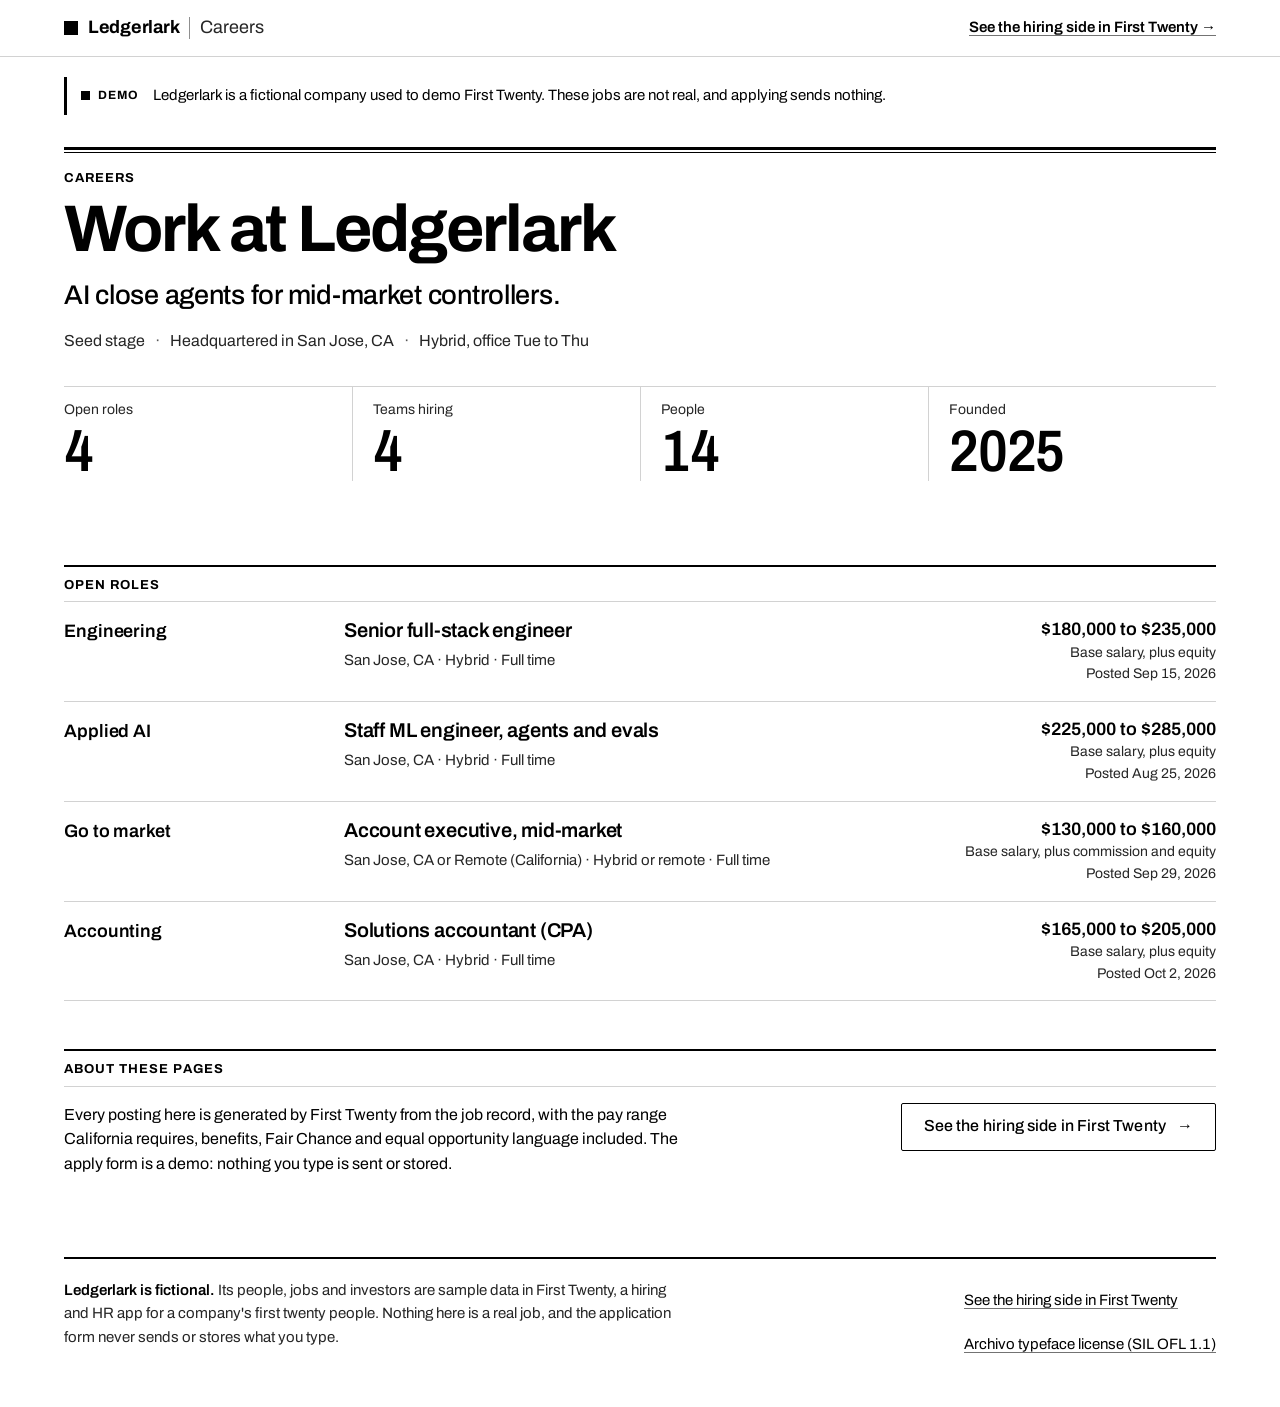
<file: careers/index.html>
<!doctype html>
<html lang="en">
<head>
<meta charset="utf-8">
<meta name="viewport" content="width=device-width, initial-scale=1">
<meta name="color-scheme" content="light dark">
<meta name="robots" content="noindex, nofollow">
<meta name="description" content="Open roles at Ledgerlark, a fictional company used to demo First Twenty.">
<title>Careers at Ledgerlark (demo)</title>
<link rel="icon" href="data:,">
<link rel="stylesheet" href="assets/careers.css">
</head>
<body>
<a class="skip" href="#main">Skip to main content</a>
<header class="masthead">
<div class="wrap masthead__bar">
<a class="brand" href="index.html"><span class="brand__mark" aria-hidden="true"></span><span class="brand__name">Ledgerlark</span><span class="brand__sub">Careers</span></a>
<nav class="masthead__nav" aria-label="Demo">
<a class="masthead__demo" href="../index.html#hiring.jobs">See the hiring side in First Twenty<span aria-hidden="true">&nbsp;→</span></a>
</nav>
</div>
</header>
<main id="main" tabindex="-1">
<div class="wrap">
<p class="fiction"><span class="fiction__tag">Demo</span><span>Ledgerlark is a fictional company used to demo First Twenty. These jobs are not real, and applying sends nothing.</span></p>
<div class="pagehead">
<p class="kicker">Careers</p>
<h1 class="pagehead__title">Work at Ledgerlark</h1>
<p class="lede">AI close agents for mid-market controllers.</p>
<ul class="facts-line"><li>Seed stage</li><li>Headquartered in San Jose, CA</li><li>Hybrid, office Tue to Thu</li></ul>
<dl class="figures">
<div><dt>Open roles</dt><dd>4</dd></div>
<div><dt>Teams hiring</dt><dd>4</dd></div>
<div><dt>People</dt><dd>14</dd></div>
<div><dt>Founded</dt><dd>2025</dd></div>
</dl>
</div>
<section class="section" aria-labelledby="roles-h">
<div class="section__head"><h2 class="label" id="roles-h">Open roles</h2></div>
<section class="team" aria-labelledby="team-d-eng">
<div class="team__head">
<h3 class="team__name" id="team-d-eng">Engineering</h3>
</div>
<ul class="roles">
<li class="role">
<div class="role__main">
<h4 class="role__title"><a class="role__link" href="jobs/senior-full-stack-engineer.html">Senior full-stack engineer</a></h4>
<p class="role__meta">San Jose, CA · Hybrid · Full time</p>
</div>
<div class="role__side">
<p class="role__pay"><span class="vh">Pay range: </span>$180,000 to $235,000</p>
<p class="role__note">Base salary, plus equity</p>
<p class="role__posted">Posted <time datetime="2026-09-15">Sep 15, 2026</time></p>
</div>
</li>
</ul>
</section>
<section class="team" aria-labelledby="team-d-ai">
<div class="team__head">
<h3 class="team__name" id="team-d-ai">Applied AI</h3>
</div>
<ul class="roles">
<li class="role">
<div class="role__main">
<h4 class="role__title"><a class="role__link" href="jobs/staff-ml-engineer-agents-and-evals.html">Staff ML engineer, agents and evals</a></h4>
<p class="role__meta">San Jose, CA · Hybrid · Full time</p>
</div>
<div class="role__side">
<p class="role__pay"><span class="vh">Pay range: </span>$225,000 to $285,000</p>
<p class="role__note">Base salary, plus equity</p>
<p class="role__posted">Posted <time datetime="2026-08-25">Aug 25, 2026</time></p>
</div>
</li>
</ul>
</section>
<section class="team" aria-labelledby="team-d-gtm">
<div class="team__head">
<h3 class="team__name" id="team-d-gtm">Go to market</h3>
</div>
<ul class="roles">
<li class="role">
<div class="role__main">
<h4 class="role__title"><a class="role__link" href="jobs/account-executive-mid-market.html">Account executive, mid-market</a></h4>
<p class="role__meta">San Jose, CA or Remote (California) · Hybrid or remote · Full time</p>
</div>
<div class="role__side">
<p class="role__pay"><span class="vh">Pay range: </span>$130,000 to $160,000</p>
<p class="role__note">Base salary, plus commission and equity</p>
<p class="role__posted">Posted <time datetime="2026-09-29">Sep 29, 2026</time></p>
</div>
</li>
</ul>
</section>
<section class="team" aria-labelledby="team-d-acct">
<div class="team__head">
<h3 class="team__name" id="team-d-acct">Accounting</h3>
</div>
<ul class="roles">
<li class="role">
<div class="role__main">
<h4 class="role__title"><a class="role__link" href="jobs/solutions-accountant-cpa.html">Solutions accountant (CPA)</a></h4>
<p class="role__meta">San Jose, CA · Hybrid · Full time</p>
</div>
<div class="role__side">
<p class="role__pay"><span class="vh">Pay range: </span>$165,000 to $205,000</p>
<p class="role__note">Base salary, plus equity</p>
<p class="role__posted">Posted <time datetime="2026-10-02">Oct 2, 2026</time></p>
</div>
</li>
</ul>
</section>
</section>
<section class="section about" aria-labelledby="about-h">
<div class="section__head"><h2 class="label" id="about-h">About these pages</h2></div>
<div class="about__grid">
<p class="about__text">Every posting here is generated by First Twenty from the job record, with the pay range California requires, benefits, Fair Chance and equal opportunity language included. The apply form is a demo: nothing you type is sent or stored.</p>
<p class="about__action"><a class="btn btn--secondary btn--lg" href="../index.html#hiring.jobs">See the hiring side in First Twenty<span aria-hidden="true">&nbsp;→</span></a></p>
</div>
</section>
</div>
</main>
<footer class="foot">
<div class="wrap">
<div class="foot__grid">
<p class="foot__note"><strong>Ledgerlark is fictional.</strong> Its people, jobs and investors are sample data in First Twenty, a hiring and HR app for a company's first twenty people. Nothing here is a real job, and the application form never sends or stores what you type.</p>
<ul class="foot__links">
<li><a href="../index.html#hiring.jobs">See the hiring side in First Twenty</a></li>
<li><a href="assets/LICENSE-Archivo.txt">Archivo typeface license (SIL OFL 1.1)</a></li>
</ul>
</div>
</div>
</footer>
</body>
</html>
</file>
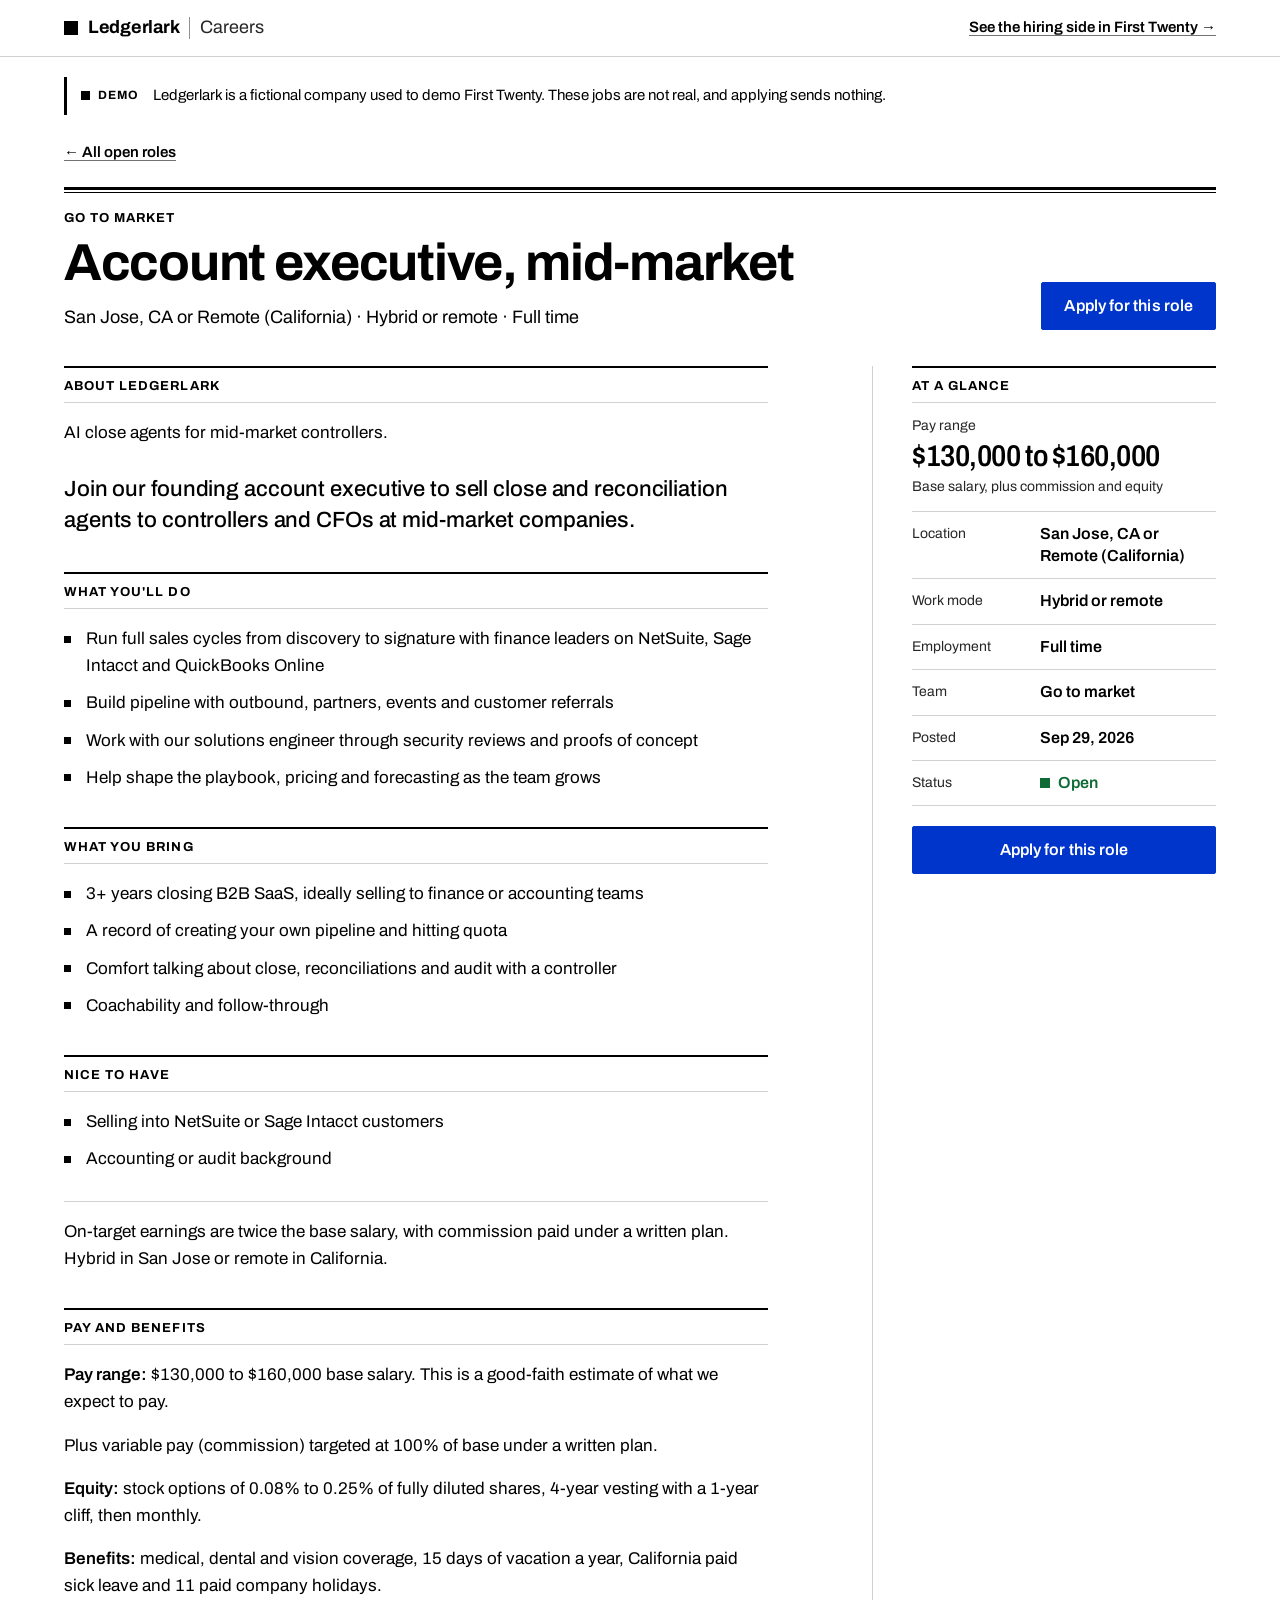
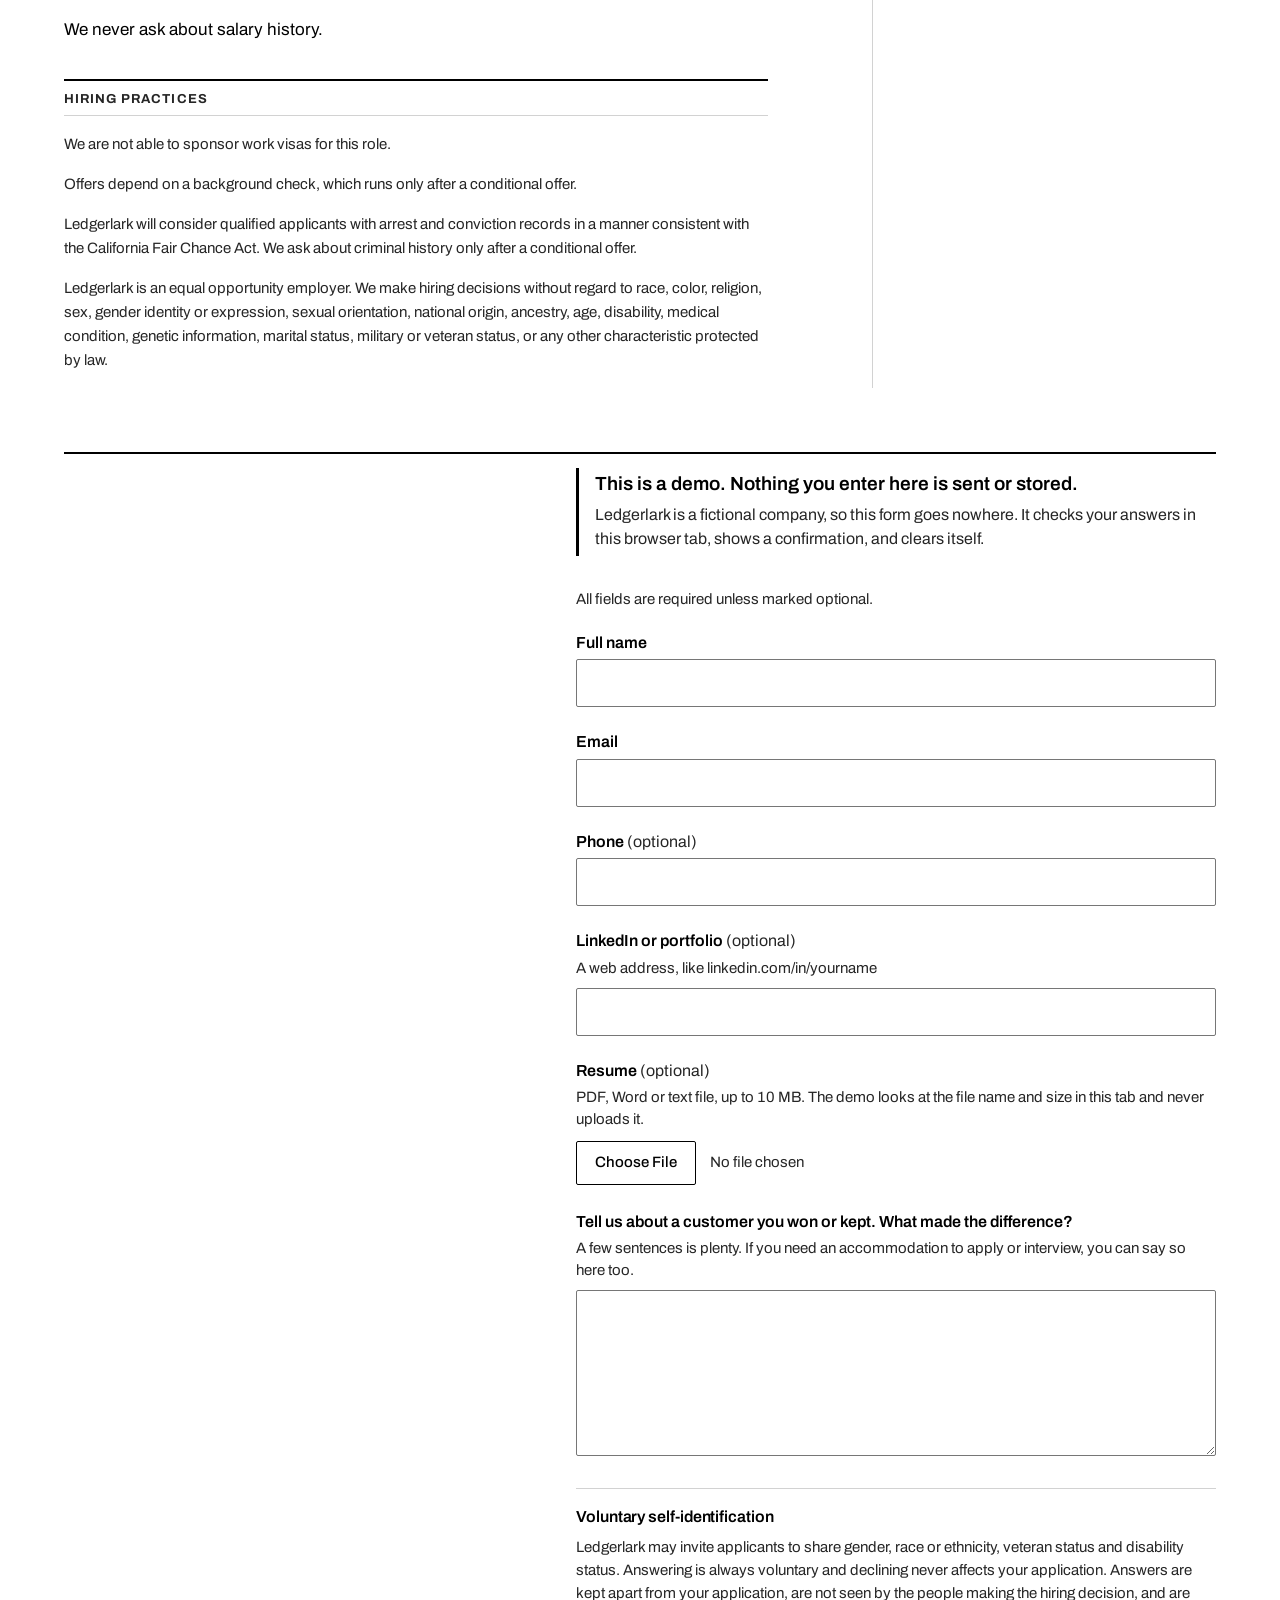
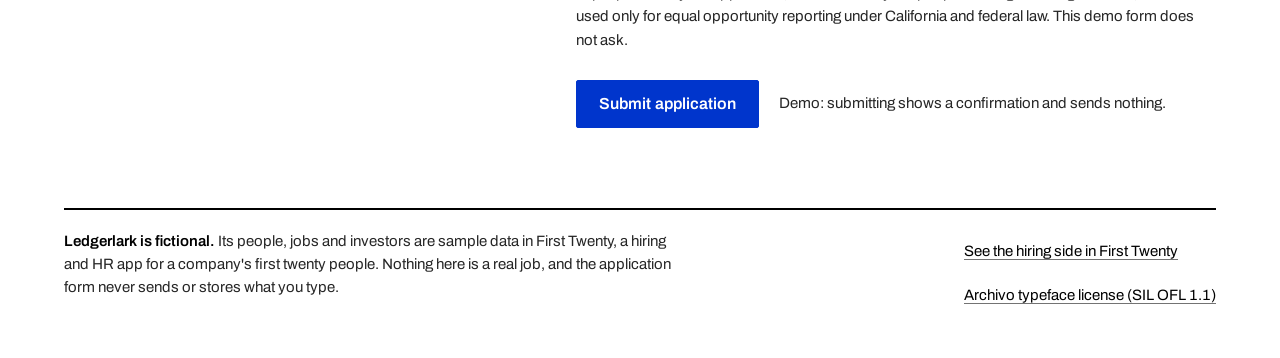
<file: careers/jobs/account-executive-mid-market.html>
<!doctype html>
<html lang="en">
<head>
<meta charset="utf-8">
<meta name="viewport" content="width=device-width, initial-scale=1">
<meta name="color-scheme" content="light dark">
<meta name="robots" content="noindex, nofollow">
<meta name="description" content="Account executive, mid-market, San Jose, CA or Remote (California). Pay range $130,000 to $160,000. Ledgerlark is a fictional company used to demo First Twenty.">
<title>Account executive, mid-market at Ledgerlark (demo careers)</title>
<link rel="icon" href="data:,">
<link rel="stylesheet" href="../assets/careers.css">
</head>
<body>
<a class="skip" href="#main">Skip to main content</a>
<header class="masthead">
<div class="wrap masthead__bar">
<a class="brand" href="../index.html"><span class="brand__mark" aria-hidden="true"></span><span class="brand__name">Ledgerlark</span><span class="brand__sub">Careers</span></a>
<nav class="masthead__nav" aria-label="Demo">
<a class="masthead__demo" href="../../index.html#job.j-ae">See the hiring side in First Twenty<span aria-hidden="true">&nbsp;→</span></a>
</nav>
</div>
</header>
<main id="main" tabindex="-1">
<div class="wrap">
<p class="fiction"><span class="fiction__tag">Demo</span><span>Ledgerlark is a fictional company used to demo First Twenty. These jobs are not real, and applying sends nothing.</span></p>
<p class="crumbs"><a class="back" href="../index.html"><span aria-hidden="true">←&nbsp;</span>All open roles</a></p>
<div class="pagehead pagehead--job">
<div class="pagehead__text">
<p class="kicker">Go to market</p>
<h1 class="pagehead__title" id="job-title">Account executive, mid-market</h1>
<p class="subtitle">San Jose, CA or Remote (California) · Hybrid or remote · Full time</p>
</div>
<a class="btn btn--primary btn--lg" href="#apply">Apply for this role</a>
</div>
<div class="job">
<aside class="facts" aria-labelledby="facts-h">
<div class="facts__inner">
<h2 class="label facts__h" id="facts-h">At a glance</h2>
<dl class="facts__list">
<div class="facts__pay"><dt>Pay range</dt><dd><span class="fig">$130,000 to $160,000</span><span class="facts__sub">Base salary, plus commission and equity</span></dd></div>
<div><dt>Location</dt><dd>San Jose, CA or Remote (California)</dd></div>
<div><dt>Work mode</dt><dd>Hybrid or remote</dd></div>
<div><dt>Employment</dt><dd>Full time</dd></div>
<div><dt>Team</dt><dd>Go to market</dd></div>
<div><dt>Posted</dt><dd><time datetime="2026-09-29">Sep 29, 2026</time></dd></div>
<div><dt>Status</dt><dd><span class="status status--good"><span class="status__mark" aria-hidden="true"></span>Open</span></dd></div>
</dl>
<p class="facts__apply"><a class="btn btn--primary btn--lg btn--block" href="#apply">Apply for this role</a></p>
</div>
</aside>
<article class="posting" aria-labelledby="job-title">
<section class="psec">
<h2 class="psec__h">About Ledgerlark</h2>
<p>AI close agents for mid-market controllers.</p>
</section>
<div class="pblock pblock--lead">
<p>Join our founding account executive to sell close and reconciliation agents to controllers and CFOs at mid-market companies.</p>
</div>
<section class="psec">
<h2 class="psec__h">What you'll do</h2>
<ul class="ticks">
<li>Run full sales cycles from discovery to signature with finance leaders on NetSuite, Sage Intacct and QuickBooks Online</li>
<li>Build pipeline with outbound, partners, events and customer referrals</li>
<li>Work with our solutions engineer through security reviews and proofs of concept</li>
<li>Help shape the playbook, pricing and forecasting as the team grows</li>
</ul>
</section>
<section class="psec">
<h2 class="psec__h">What you bring</h2>
<ul class="ticks">
<li>3+ years closing B2B SaaS, ideally selling to finance or accounting teams</li>
<li>A record of creating your own pipeline and hitting quota</li>
<li>Comfort talking about close, reconciliations and audit with a controller</li>
<li>Coachability and follow-through</li>
</ul>
</section>
<section class="psec">
<h2 class="psec__h">Nice to have</h2>
<ul class="ticks">
<li>Selling into NetSuite or Sage Intacct customers</li>
<li>Accounting or audit background</li>
</ul>
</section>
<div class="pblock pblock--after">
<p>On-target earnings are twice the base salary, with commission paid under a written plan. Hybrid in San Jose or remote in California.</p>
</div>
<section class="psec">
<h2 class="psec__h">Pay and benefits</h2>
<p><strong>Pay range:</strong> $130,000 to $160,000 base salary. This is a good-faith estimate of what we expect to pay.</p>
<p>Plus variable pay (commission) targeted at 100% of base under a written plan.</p>
<p><strong>Equity:</strong> stock options of 0.08% to 0.25% of fully diluted shares, 4-year vesting with a 1-year cliff, then monthly.</p>
<p><strong>Benefits:</strong> medical, dental and vision coverage, 15 days of vacation a year, California paid sick leave and 11 paid company holidays.</p>
<p>We never ask about salary history.</p>
</section>
<section class="psec psec--fine">
<h2 class="psec__h">Hiring practices</h2>
<p>We are not able to sponsor work visas for this role.</p>
<p>Offers depend on a background check, which runs only after a conditional offer.</p>
<p>Ledgerlark will consider qualified applicants with arrest and conviction records in a manner consistent with the California Fair Chance Act. We ask about criminal history only after a conditional offer.</p>
<p>Ledgerlark is an equal opportunity employer. We make hiring decisions without regard to race, color, religion, sex, gender identity or expression, sexual orientation, national origin, ancestry, age, disability, medical condition, genetic information, marital status, military or veteran status, or any other characteristic protected by law.</p>
</section>
</article>
</div>
<section class="apply" id="apply" aria-labelledby="apply-h">
<div class="apply__grid">
<div class="apply__intro">
<div class="apply__sticky">
<h2 class="apply__h" id="apply-h"><span class="label">Apply</span><span class="vh"> for </span><span class="apply__title">Account executive, mid-market</span></h2>
<p class="apply__meta">San Jose, CA or Remote (California) · Hybrid or remote · Full time</p>
<p class="apply__pay"><span class="vh">Pay range: </span><span class="fig">$130,000 to $160,000</span><span class="facts__sub">Base salary, plus commission and equity</span></p>
</div>
</div>
<div class="apply__body">
<div class="demo-note" id="apply-demo" role="note">
<p class="demo-note__lead">This is a demo. Nothing you enter here is sent or stored.</p>
<p>Ledgerlark is a fictional company, so this form goes nowhere. It checks your answers in this browser tab, shows a confirmation, and clears itself.</p>
</div>
<form class="form" id="apply-form" method="dialog" novalidate aria-describedby="apply-demo">
<div class="errors" id="apply-errors" role="group" aria-labelledby="apply-errors-h" tabindex="-1" hidden>
<h3 class="errors__title" id="apply-errors-h"></h3>
<ul class="errors__list"></ul>
</div>
<p class="form__req">All fields are required unless marked optional.</p>
<div class="field">
<label class="field__label" for="f-name">Full name</label>
<input class="input" id="f-name" name="name" type="text" autocomplete="name" required aria-describedby="f-name-error">
<p class="field__error" id="f-name-error" hidden></p>
</div>
<div class="field">
<label class="field__label" for="f-email">Email</label>
<input class="input" id="f-email" name="email" type="email" autocomplete="email" inputmode="email" required aria-describedby="f-email-error">
<p class="field__error" id="f-email-error" hidden></p>
</div>
<div class="field">
<label class="field__label" for="f-phone">Phone <span class="opt">(optional)</span></label>
<input class="input" id="f-phone" name="phone" type="tel" autocomplete="tel" inputmode="tel" aria-describedby="f-phone-error">
<p class="field__error" id="f-phone-error" hidden></p>
</div>
<div class="field">
<label class="field__label" for="f-link">LinkedIn or portfolio <span class="opt">(optional)</span></label>
<p class="field__hint" id="f-link-hint">A web address, like linkedin.com/in/yourname</p>
<input class="input" id="f-link" name="link" type="url" autocomplete="url" inputmode="url" aria-describedby="f-link-hint f-link-error">
<p class="field__error" id="f-link-error" hidden></p>
</div>
<div class="field">
<label class="field__label" for="f-resume">Resume <span class="opt">(optional)</span></label>
<p class="field__hint" id="f-resume-hint">PDF, Word or text file, up to 10 MB. The demo looks at the file name and size in this tab and never uploads it.</p>
<input class="file" id="f-resume" name="resume" type="file" accept=".pdf,.doc,.docx,.txt,.rtf,.odt" aria-describedby="f-resume-hint f-resume-error">
<p class="field__error" id="f-resume-error" hidden></p>
</div>
<div class="field">
<label class="field__label" for="f-answer">Tell us about a customer you won or kept. What made the difference?</label>
<p class="field__hint" id="f-answer-hint">A few sentences is plenty. If you need an accommodation to apply or interview, you can say so here too.</p>
<textarea class="input textarea" id="f-answer" name="answer" rows="6" maxlength="2000" required aria-describedby="f-answer-hint f-answer-error"></textarea>
<p class="field__error" id="f-answer-error" hidden></p>
</div>
<div class="selfid" role="note" aria-labelledby="selfid-h">
<h3 class="selfid__h" id="selfid-h">Voluntary self-identification</h3>
<p>Ledgerlark may invite applicants to share gender, race or ethnicity, veteran status and disability status. Answering is always voluntary and declining never affects your application. Answers are kept apart from your application, are not seen by the people making the hiring decision, and are used only for equal opportunity reporting under California and federal law. This demo form does not ask.</p>
</div>
<div class="form__actions">
<button class="btn btn--primary btn--lg" type="submit">Submit application</button>
<p class="form__fine">Demo: submitting shows a confirmation and sends nothing.</p>
</div>
<noscript><p class="form__fine">This demo form needs JavaScript to check your answers. Without it the button does nothing, and nothing is ever sent.</p></noscript>
</form>
<div class="done" id="apply-done" hidden>
<p class="status status--good done__status"><span class="status__mark" aria-hidden="true"></span>Demo complete</p>
<h3 class="done__title" id="apply-done-h" tabindex="-1">Nothing was sent or stored</h3>
<p id="apply-done-thanks">Thanks for trying the demo.</p>
<p>Ledgerlark is a fictional company used to demo First Twenty, so your application did not go to anyone. What you typed never left this browser tab, and the form has been cleared.</p>
<p>In a real First Twenty workspace, an application like this lands in the hiring team's pipeline for the job.</p>
<div class="done__actions">
<a class="btn btn--secondary btn--lg" href="../../index.html#job.j-ae">See this job's pipeline in First Twenty</a>
<button class="btn btn--ghost btn--lg" type="button" id="apply-again">Start over</button>
</div>
</div>
</div>
</div>
</section>
</div>
</main>
<footer class="foot">
<div class="wrap">
<div class="foot__grid">
<p class="foot__note"><strong>Ledgerlark is fictional.</strong> Its people, jobs and investors are sample data in First Twenty, a hiring and HR app for a company's first twenty people. Nothing here is a real job, and the application form never sends or stores what you type.</p>
<ul class="foot__links">
<li><a href="../../index.html#hiring.jobs">See the hiring side in First Twenty</a></li>
<li><a href="../assets/LICENSE-Archivo.txt">Archivo typeface license (SIL OFL 1.1)</a></li>
</ul>
</div>
</div>
</footer>
<script src="../assets/apply.js" defer></script>
</body>
</html>
</file>
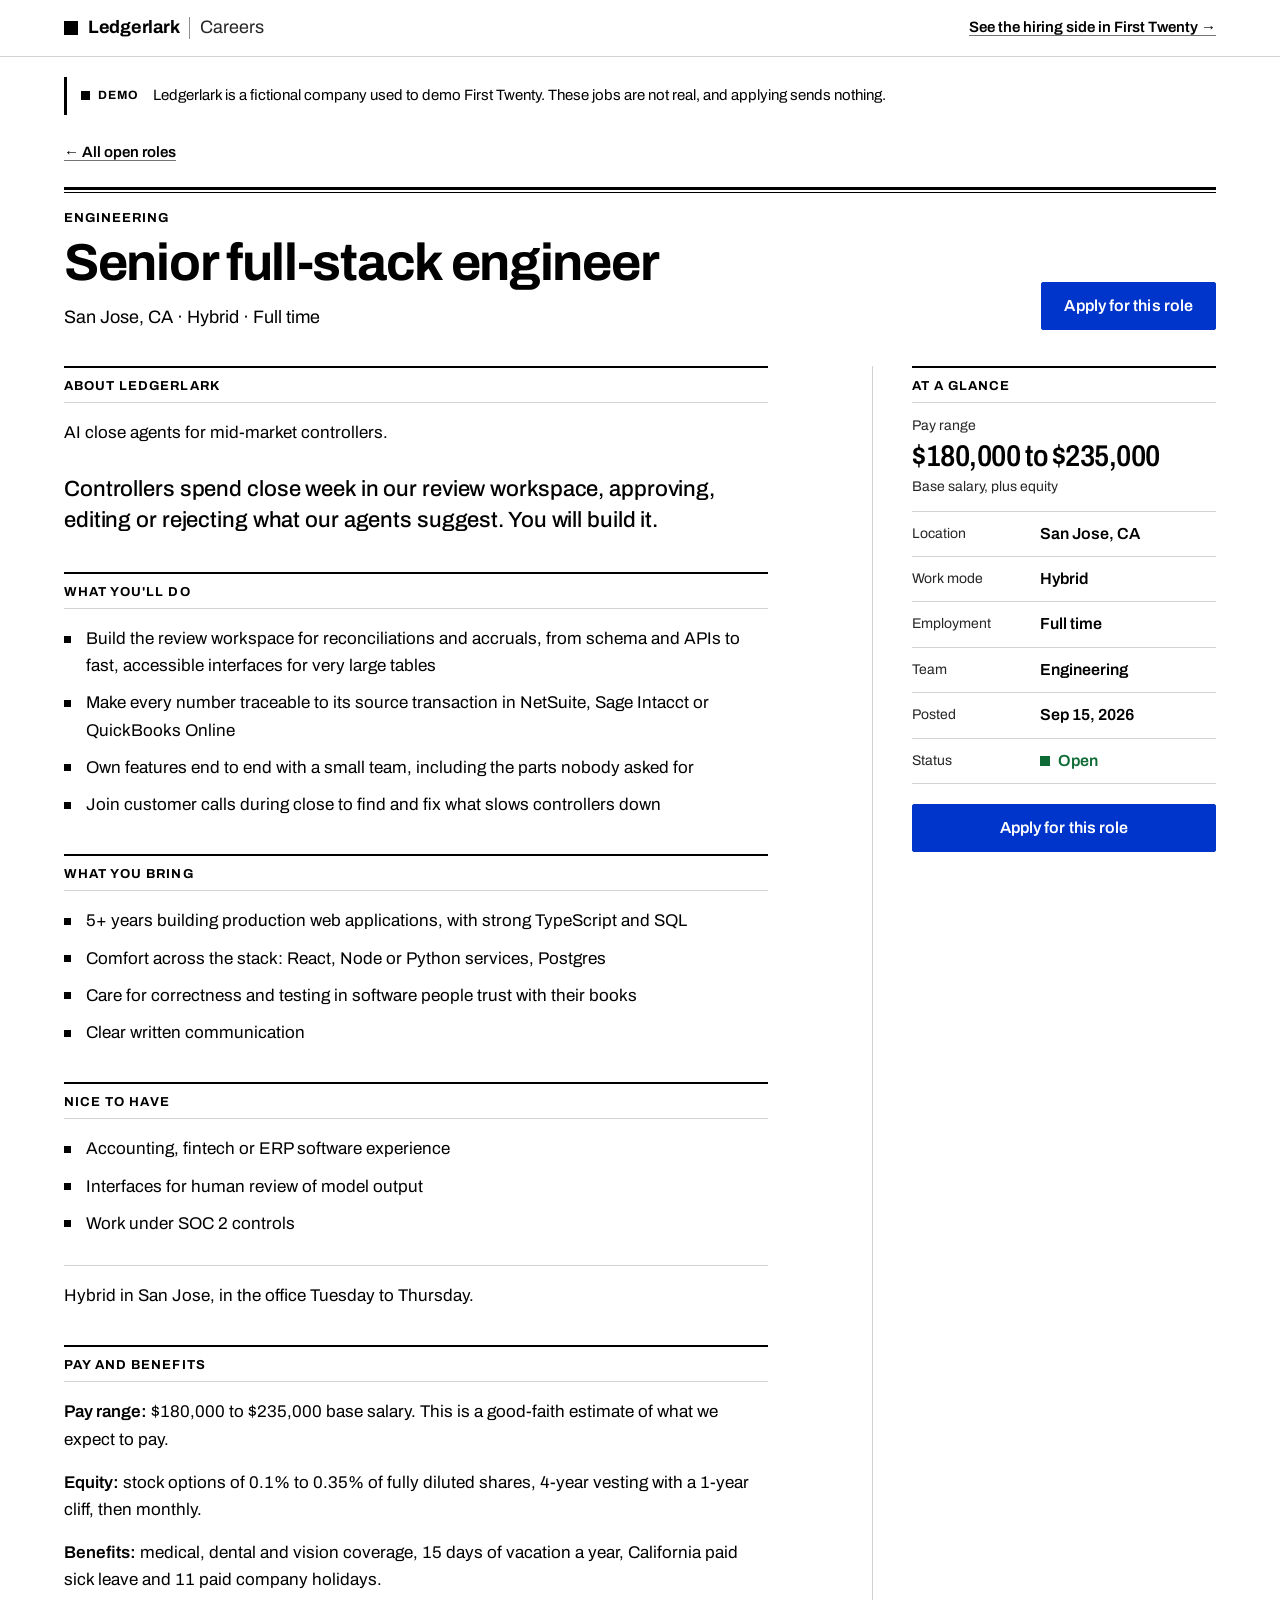
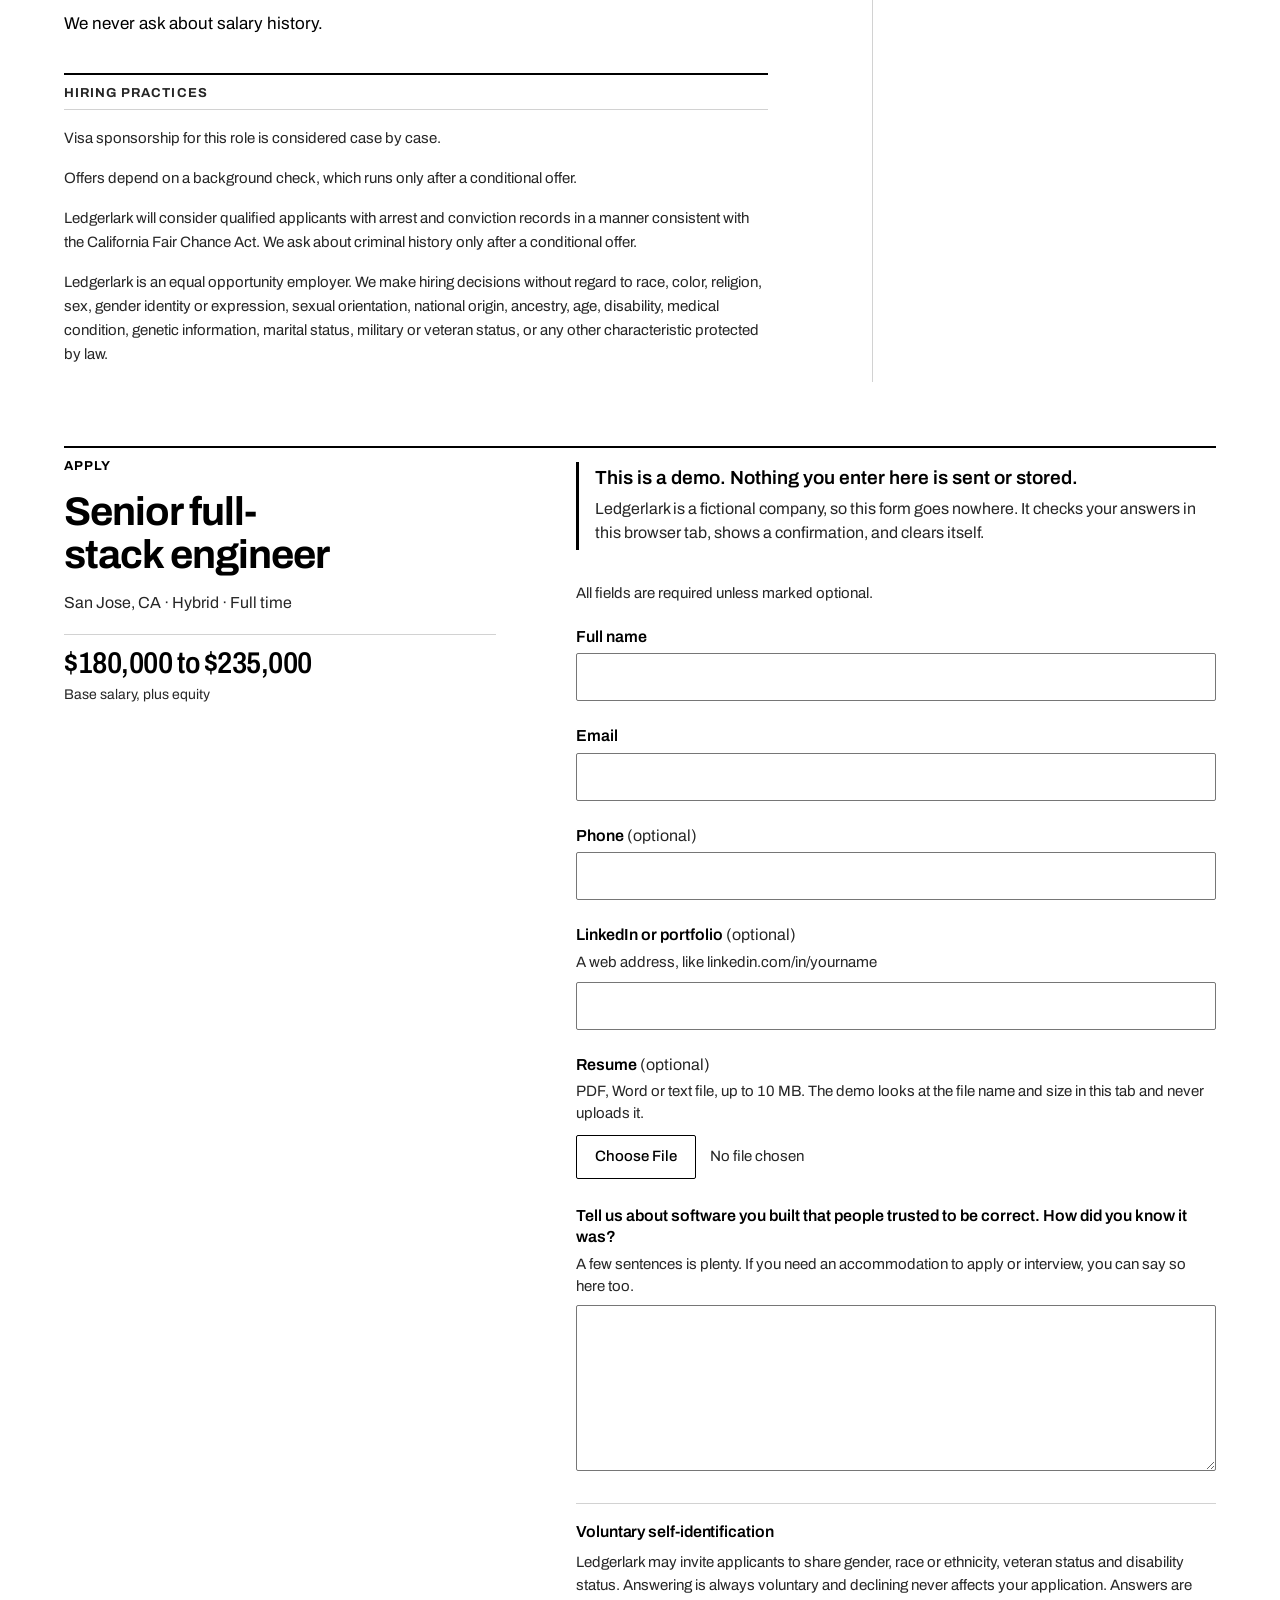
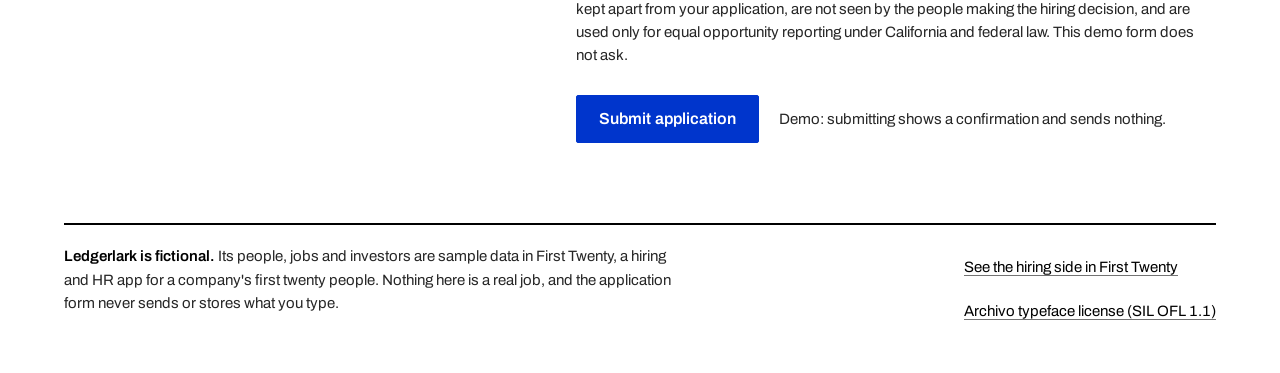
<file: careers/jobs/senior-full-stack-engineer.html>
<!doctype html>
<html lang="en">
<head>
<meta charset="utf-8">
<meta name="viewport" content="width=device-width, initial-scale=1">
<meta name="color-scheme" content="light dark">
<meta name="robots" content="noindex, nofollow">
<meta name="description" content="Senior full-stack engineer, San Jose, CA. Pay range $180,000 to $235,000. Ledgerlark is a fictional company used to demo First Twenty.">
<title>Senior full-stack engineer at Ledgerlark (demo careers)</title>
<link rel="icon" href="data:,">
<link rel="stylesheet" href="../assets/careers.css">
</head>
<body>
<a class="skip" href="#main">Skip to main content</a>
<header class="masthead">
<div class="wrap masthead__bar">
<a class="brand" href="../index.html"><span class="brand__mark" aria-hidden="true"></span><span class="brand__name">Ledgerlark</span><span class="brand__sub">Careers</span></a>
<nav class="masthead__nav" aria-label="Demo">
<a class="masthead__demo" href="../../index.html#job.j-fullstack">See the hiring side in First Twenty<span aria-hidden="true">&nbsp;→</span></a>
</nav>
</div>
</header>
<main id="main" tabindex="-1">
<div class="wrap">
<p class="fiction"><span class="fiction__tag">Demo</span><span>Ledgerlark is a fictional company used to demo First Twenty. These jobs are not real, and applying sends nothing.</span></p>
<p class="crumbs"><a class="back" href="../index.html"><span aria-hidden="true">←&nbsp;</span>All open roles</a></p>
<div class="pagehead pagehead--job">
<div class="pagehead__text">
<p class="kicker">Engineering</p>
<h1 class="pagehead__title" id="job-title">Senior full-stack engineer</h1>
<p class="subtitle">San Jose, CA · Hybrid · Full time</p>
</div>
<a class="btn btn--primary btn--lg" href="#apply">Apply for this role</a>
</div>
<div class="job">
<aside class="facts" aria-labelledby="facts-h">
<div class="facts__inner">
<h2 class="label facts__h" id="facts-h">At a glance</h2>
<dl class="facts__list">
<div class="facts__pay"><dt>Pay range</dt><dd><span class="fig">$180,000 to $235,000</span><span class="facts__sub">Base salary, plus equity</span></dd></div>
<div><dt>Location</dt><dd>San Jose, CA</dd></div>
<div><dt>Work mode</dt><dd>Hybrid</dd></div>
<div><dt>Employment</dt><dd>Full time</dd></div>
<div><dt>Team</dt><dd>Engineering</dd></div>
<div><dt>Posted</dt><dd><time datetime="2026-09-15">Sep 15, 2026</time></dd></div>
<div><dt>Status</dt><dd><span class="status status--good"><span class="status__mark" aria-hidden="true"></span>Open</span></dd></div>
</dl>
<p class="facts__apply"><a class="btn btn--primary btn--lg btn--block" href="#apply">Apply for this role</a></p>
</div>
</aside>
<article class="posting" aria-labelledby="job-title">
<section class="psec">
<h2 class="psec__h">About Ledgerlark</h2>
<p>AI close agents for mid-market controllers.</p>
</section>
<div class="pblock pblock--lead">
<p>Controllers spend close week in our review workspace, approving, editing or rejecting what our agents suggest. You will build it.</p>
</div>
<section class="psec">
<h2 class="psec__h">What you'll do</h2>
<ul class="ticks">
<li>Build the review workspace for reconciliations and accruals, from schema and APIs to fast, accessible interfaces for very large tables</li>
<li>Make every number traceable to its source transaction in NetSuite, Sage Intacct or QuickBooks Online</li>
<li>Own features end to end with a small team, including the parts nobody asked for</li>
<li>Join customer calls during close to find and fix what slows controllers down</li>
</ul>
</section>
<section class="psec">
<h2 class="psec__h">What you bring</h2>
<ul class="ticks">
<li>5+ years building production web applications, with strong TypeScript and SQL</li>
<li>Comfort across the stack: React, Node or Python services, Postgres</li>
<li>Care for correctness and testing in software people trust with their books</li>
<li>Clear written communication</li>
</ul>
</section>
<section class="psec">
<h2 class="psec__h">Nice to have</h2>
<ul class="ticks">
<li>Accounting, fintech or ERP software experience</li>
<li>Interfaces for human review of model output</li>
<li>Work under SOC 2 controls</li>
</ul>
</section>
<div class="pblock pblock--after">
<p>Hybrid in San Jose, in the office Tuesday to Thursday.</p>
</div>
<section class="psec">
<h2 class="psec__h">Pay and benefits</h2>
<p><strong>Pay range:</strong> $180,000 to $235,000 base salary. This is a good-faith estimate of what we expect to pay.</p>
<p><strong>Equity:</strong> stock options of 0.1% to 0.35% of fully diluted shares, 4-year vesting with a 1-year cliff, then monthly.</p>
<p><strong>Benefits:</strong> medical, dental and vision coverage, 15 days of vacation a year, California paid sick leave and 11 paid company holidays.</p>
<p>We never ask about salary history.</p>
</section>
<section class="psec psec--fine">
<h2 class="psec__h">Hiring practices</h2>
<p>Visa sponsorship for this role is considered case by case.</p>
<p>Offers depend on a background check, which runs only after a conditional offer.</p>
<p>Ledgerlark will consider qualified applicants with arrest and conviction records in a manner consistent with the California Fair Chance Act. We ask about criminal history only after a conditional offer.</p>
<p>Ledgerlark is an equal opportunity employer. We make hiring decisions without regard to race, color, religion, sex, gender identity or expression, sexual orientation, national origin, ancestry, age, disability, medical condition, genetic information, marital status, military or veteran status, or any other characteristic protected by law.</p>
</section>
</article>
</div>
<section class="apply" id="apply" aria-labelledby="apply-h">
<div class="apply__grid">
<div class="apply__intro">
<div class="apply__sticky">
<h2 class="apply__h" id="apply-h"><span class="label">Apply</span><span class="vh"> for </span><span class="apply__title">Senior full-stack engineer</span></h2>
<p class="apply__meta">San Jose, CA · Hybrid · Full time</p>
<p class="apply__pay"><span class="vh">Pay range: </span><span class="fig">$180,000 to $235,000</span><span class="facts__sub">Base salary, plus equity</span></p>
</div>
</div>
<div class="apply__body">
<div class="demo-note" id="apply-demo" role="note">
<p class="demo-note__lead">This is a demo. Nothing you enter here is sent or stored.</p>
<p>Ledgerlark is a fictional company, so this form goes nowhere. It checks your answers in this browser tab, shows a confirmation, and clears itself.</p>
</div>
<form class="form" id="apply-form" method="dialog" novalidate aria-describedby="apply-demo">
<div class="errors" id="apply-errors" role="group" aria-labelledby="apply-errors-h" tabindex="-1" hidden>
<h3 class="errors__title" id="apply-errors-h"></h3>
<ul class="errors__list"></ul>
</div>
<p class="form__req">All fields are required unless marked optional.</p>
<div class="field">
<label class="field__label" for="f-name">Full name</label>
<input class="input" id="f-name" name="name" type="text" autocomplete="name" required aria-describedby="f-name-error">
<p class="field__error" id="f-name-error" hidden></p>
</div>
<div class="field">
<label class="field__label" for="f-email">Email</label>
<input class="input" id="f-email" name="email" type="email" autocomplete="email" inputmode="email" required aria-describedby="f-email-error">
<p class="field__error" id="f-email-error" hidden></p>
</div>
<div class="field">
<label class="field__label" for="f-phone">Phone <span class="opt">(optional)</span></label>
<input class="input" id="f-phone" name="phone" type="tel" autocomplete="tel" inputmode="tel" aria-describedby="f-phone-error">
<p class="field__error" id="f-phone-error" hidden></p>
</div>
<div class="field">
<label class="field__label" for="f-link">LinkedIn or portfolio <span class="opt">(optional)</span></label>
<p class="field__hint" id="f-link-hint">A web address, like linkedin.com/in/yourname</p>
<input class="input" id="f-link" name="link" type="url" autocomplete="url" inputmode="url" aria-describedby="f-link-hint f-link-error">
<p class="field__error" id="f-link-error" hidden></p>
</div>
<div class="field">
<label class="field__label" for="f-resume">Resume <span class="opt">(optional)</span></label>
<p class="field__hint" id="f-resume-hint">PDF, Word or text file, up to 10 MB. The demo looks at the file name and size in this tab and never uploads it.</p>
<input class="file" id="f-resume" name="resume" type="file" accept=".pdf,.doc,.docx,.txt,.rtf,.odt" aria-describedby="f-resume-hint f-resume-error">
<p class="field__error" id="f-resume-error" hidden></p>
</div>
<div class="field">
<label class="field__label" for="f-answer">Tell us about software you built that people trusted to be correct. How did you know it was?</label>
<p class="field__hint" id="f-answer-hint">A few sentences is plenty. If you need an accommodation to apply or interview, you can say so here too.</p>
<textarea class="input textarea" id="f-answer" name="answer" rows="6" maxlength="2000" required aria-describedby="f-answer-hint f-answer-error"></textarea>
<p class="field__error" id="f-answer-error" hidden></p>
</div>
<div class="selfid" role="note" aria-labelledby="selfid-h">
<h3 class="selfid__h" id="selfid-h">Voluntary self-identification</h3>
<p>Ledgerlark may invite applicants to share gender, race or ethnicity, veteran status and disability status. Answering is always voluntary and declining never affects your application. Answers are kept apart from your application, are not seen by the people making the hiring decision, and are used only for equal opportunity reporting under California and federal law. This demo form does not ask.</p>
</div>
<div class="form__actions">
<button class="btn btn--primary btn--lg" type="submit">Submit application</button>
<p class="form__fine">Demo: submitting shows a confirmation and sends nothing.</p>
</div>
<noscript><p class="form__fine">This demo form needs JavaScript to check your answers. Without it the button does nothing, and nothing is ever sent.</p></noscript>
</form>
<div class="done" id="apply-done" hidden>
<p class="status status--good done__status"><span class="status__mark" aria-hidden="true"></span>Demo complete</p>
<h3 class="done__title" id="apply-done-h" tabindex="-1">Nothing was sent or stored</h3>
<p id="apply-done-thanks">Thanks for trying the demo.</p>
<p>Ledgerlark is a fictional company used to demo First Twenty, so your application did not go to anyone. What you typed never left this browser tab, and the form has been cleared.</p>
<p>In a real First Twenty workspace, an application like this lands in the hiring team's pipeline for the job.</p>
<div class="done__actions">
<a class="btn btn--secondary btn--lg" href="../../index.html#job.j-fullstack">See this job's pipeline in First Twenty</a>
<button class="btn btn--ghost btn--lg" type="button" id="apply-again">Start over</button>
</div>
</div>
</div>
</div>
</section>
</div>
</main>
<footer class="foot">
<div class="wrap">
<div class="foot__grid">
<p class="foot__note"><strong>Ledgerlark is fictional.</strong> Its people, jobs and investors are sample data in First Twenty, a hiring and HR app for a company's first twenty people. Nothing here is a real job, and the application form never sends or stores what you type.</p>
<ul class="foot__links">
<li><a href="../../index.html#hiring.jobs">See the hiring side in First Twenty</a></li>
<li><a href="../assets/LICENSE-Archivo.txt">Archivo typeface license (SIL OFL 1.1)</a></li>
</ul>
</div>
</div>
</footer>
<script src="../assets/apply.js" defer></script>
</body>
</html>
</file>
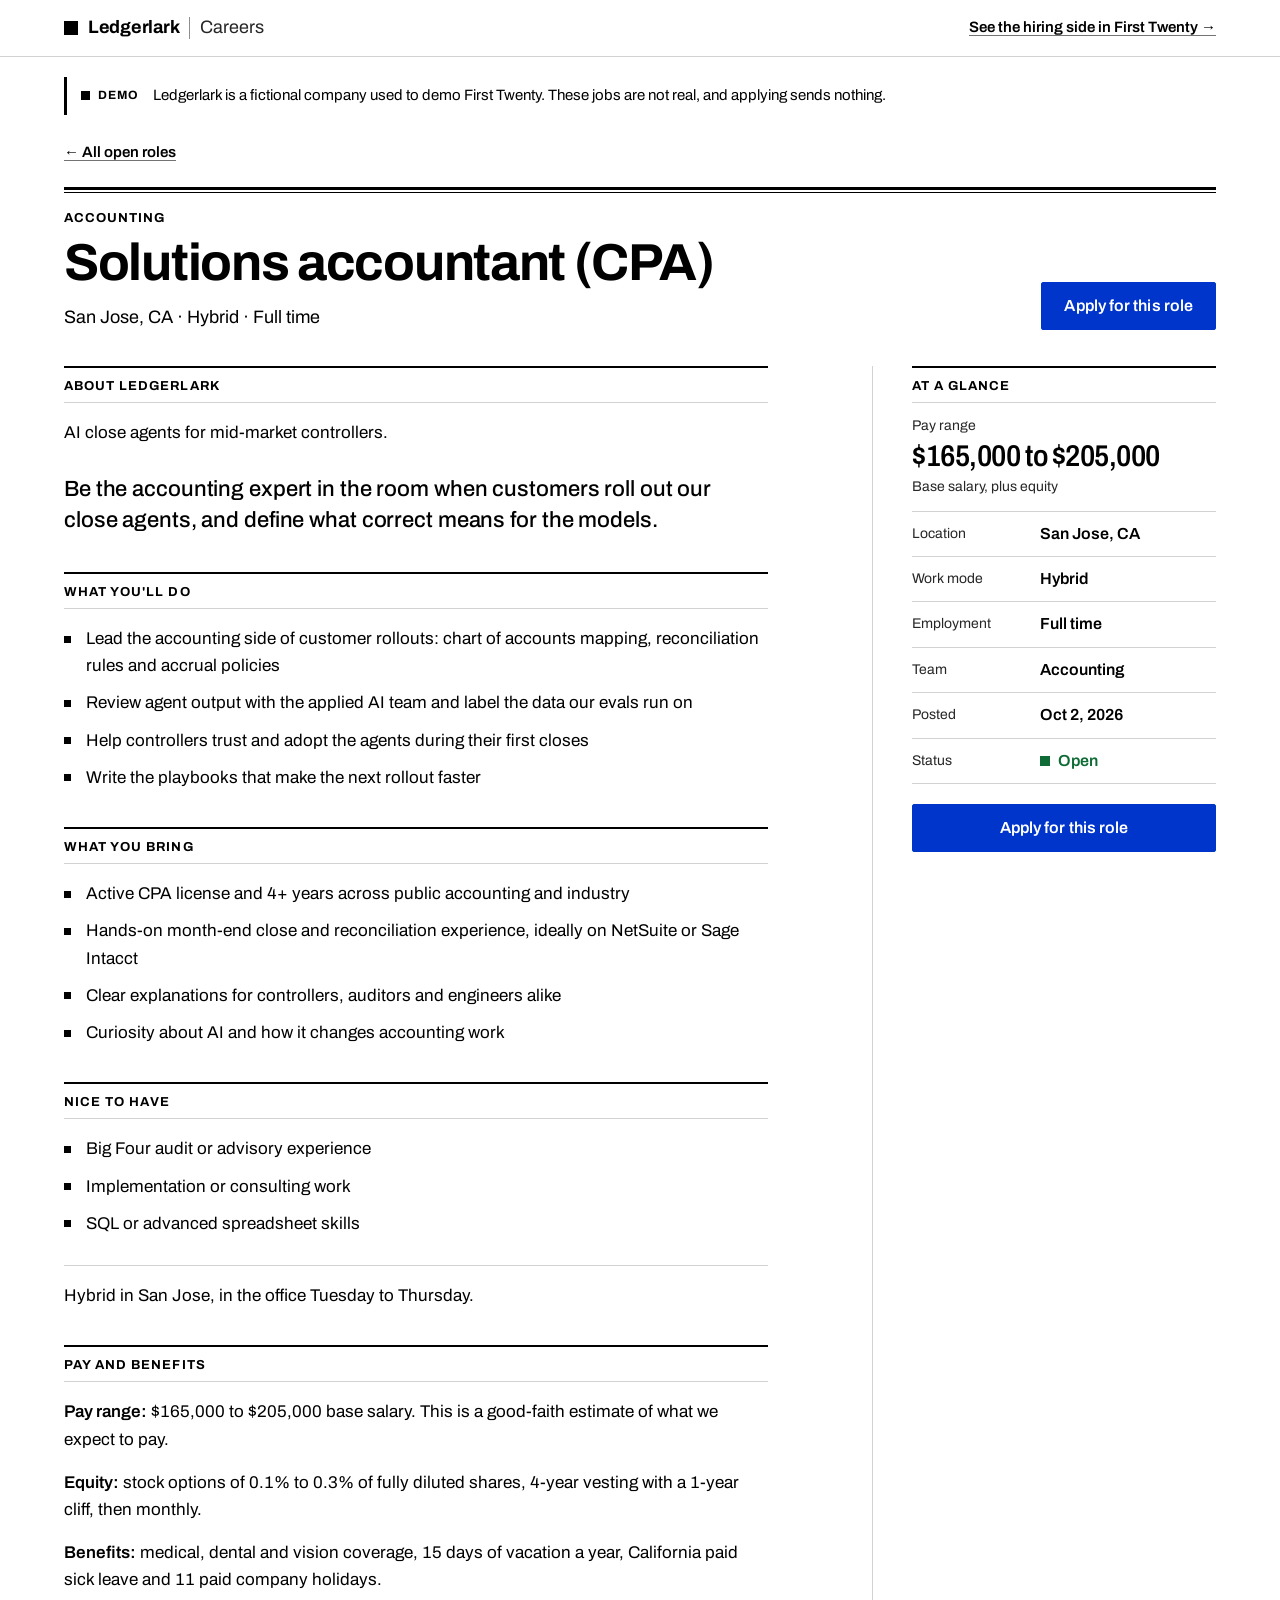
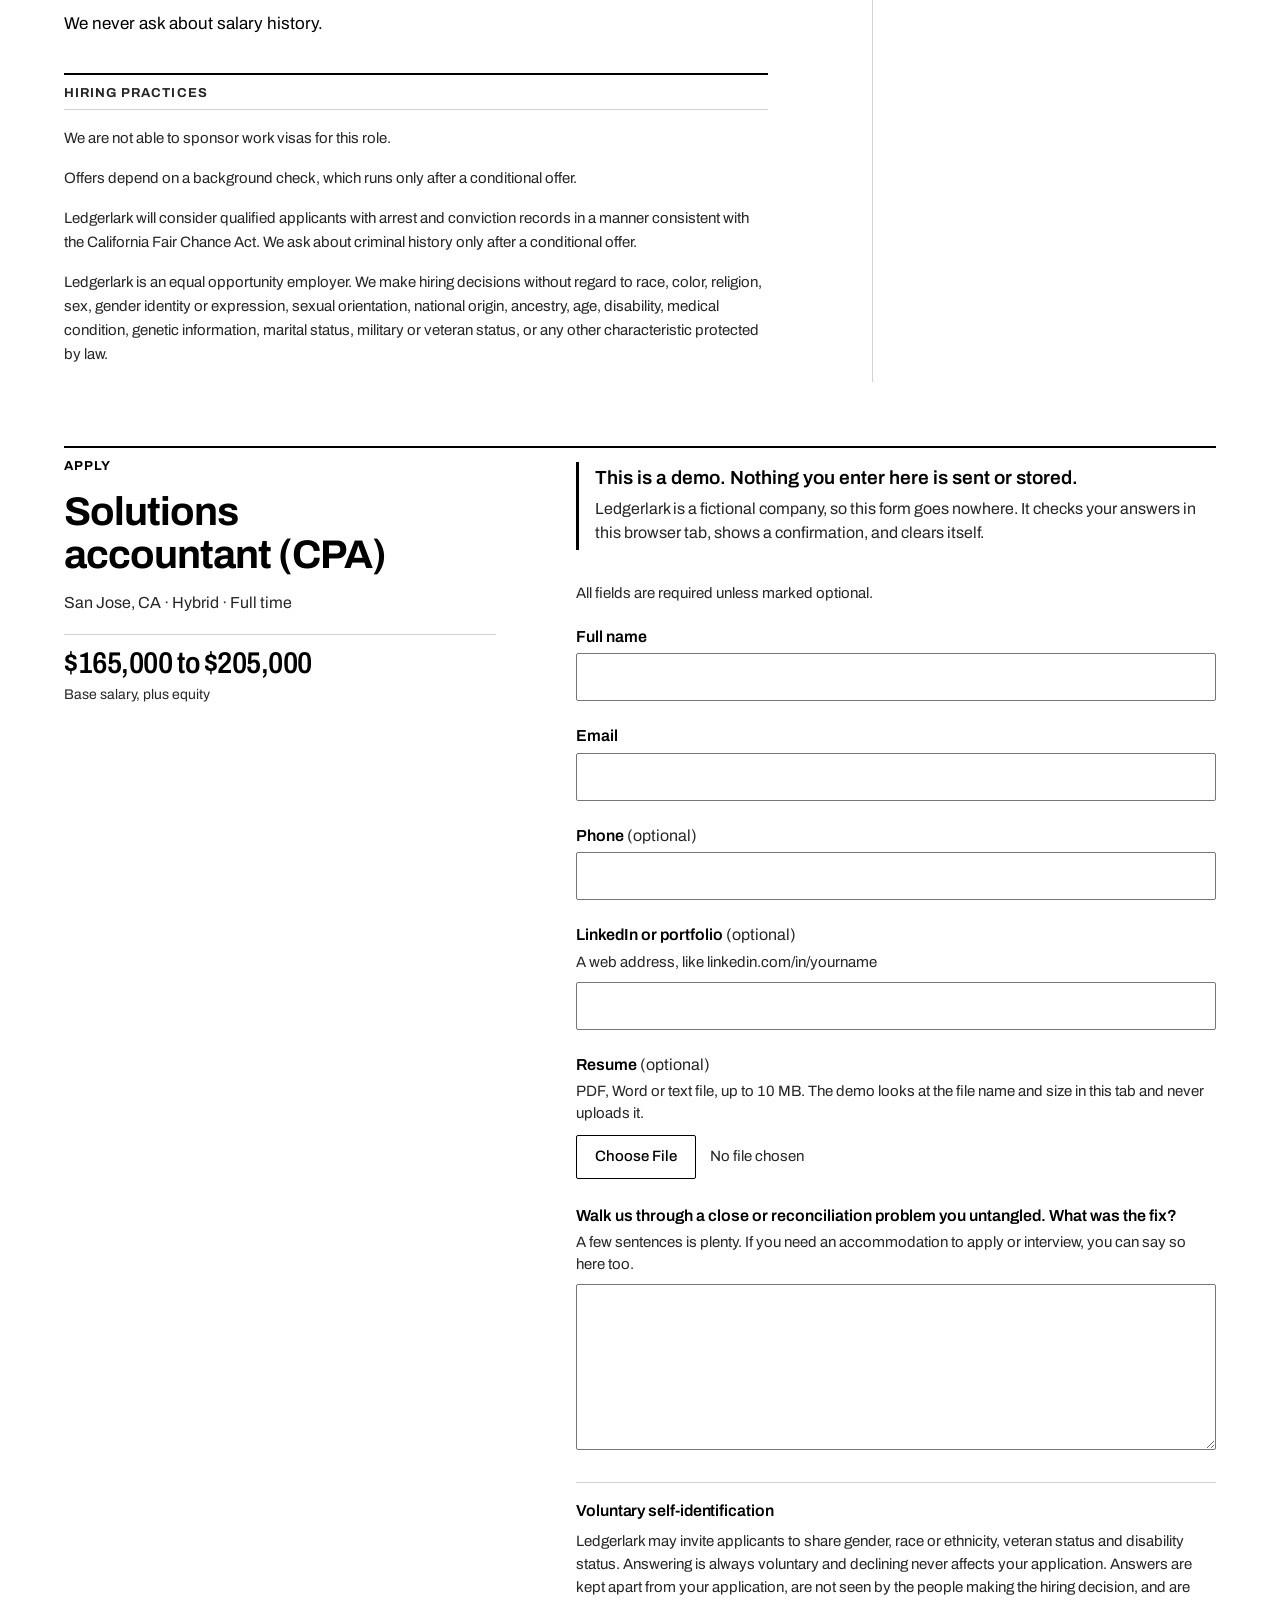
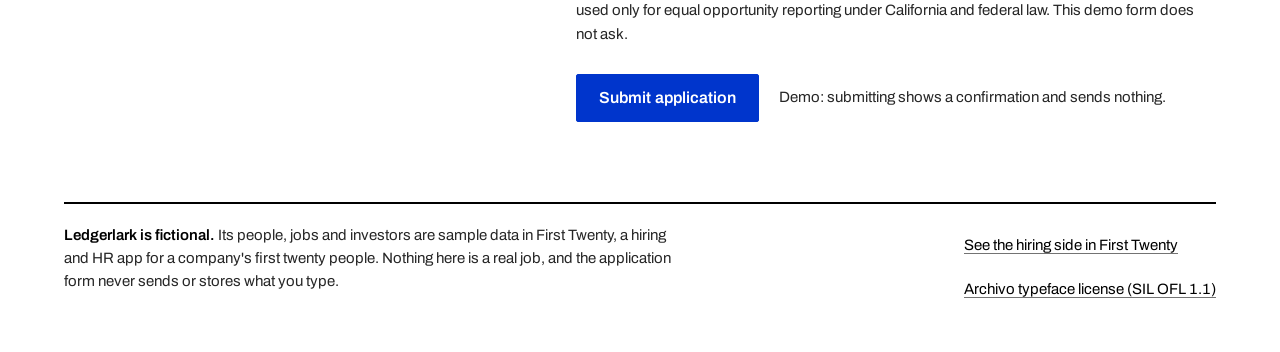
<file: careers/jobs/solutions-accountant-cpa.html>
<!doctype html>
<html lang="en">
<head>
<meta charset="utf-8">
<meta name="viewport" content="width=device-width, initial-scale=1">
<meta name="color-scheme" content="light dark">
<meta name="robots" content="noindex, nofollow">
<meta name="description" content="Solutions accountant (CPA), San Jose, CA. Pay range $165,000 to $205,000. Ledgerlark is a fictional company used to demo First Twenty.">
<title>Solutions accountant (CPA) at Ledgerlark (demo careers)</title>
<link rel="icon" href="data:,">
<link rel="stylesheet" href="../assets/careers.css">
</head>
<body>
<a class="skip" href="#main">Skip to main content</a>
<header class="masthead">
<div class="wrap masthead__bar">
<a class="brand" href="../index.html"><span class="brand__mark" aria-hidden="true"></span><span class="brand__name">Ledgerlark</span><span class="brand__sub">Careers</span></a>
<nav class="masthead__nav" aria-label="Demo">
<a class="masthead__demo" href="../../index.html#job.j-solutions-acct">See the hiring side in First Twenty<span aria-hidden="true">&nbsp;→</span></a>
</nav>
</div>
</header>
<main id="main" tabindex="-1">
<div class="wrap">
<p class="fiction"><span class="fiction__tag">Demo</span><span>Ledgerlark is a fictional company used to demo First Twenty. These jobs are not real, and applying sends nothing.</span></p>
<p class="crumbs"><a class="back" href="../index.html"><span aria-hidden="true">←&nbsp;</span>All open roles</a></p>
<div class="pagehead pagehead--job">
<div class="pagehead__text">
<p class="kicker">Accounting</p>
<h1 class="pagehead__title" id="job-title">Solutions accountant (CPA)</h1>
<p class="subtitle">San Jose, CA · Hybrid · Full time</p>
</div>
<a class="btn btn--primary btn--lg" href="#apply">Apply for this role</a>
</div>
<div class="job">
<aside class="facts" aria-labelledby="facts-h">
<div class="facts__inner">
<h2 class="label facts__h" id="facts-h">At a glance</h2>
<dl class="facts__list">
<div class="facts__pay"><dt>Pay range</dt><dd><span class="fig">$165,000 to $205,000</span><span class="facts__sub">Base salary, plus equity</span></dd></div>
<div><dt>Location</dt><dd>San Jose, CA</dd></div>
<div><dt>Work mode</dt><dd>Hybrid</dd></div>
<div><dt>Employment</dt><dd>Full time</dd></div>
<div><dt>Team</dt><dd>Accounting</dd></div>
<div><dt>Posted</dt><dd><time datetime="2026-10-02">Oct 2, 2026</time></dd></div>
<div><dt>Status</dt><dd><span class="status status--good"><span class="status__mark" aria-hidden="true"></span>Open</span></dd></div>
</dl>
<p class="facts__apply"><a class="btn btn--primary btn--lg btn--block" href="#apply">Apply for this role</a></p>
</div>
</aside>
<article class="posting" aria-labelledby="job-title">
<section class="psec">
<h2 class="psec__h">About Ledgerlark</h2>
<p>AI close agents for mid-market controllers.</p>
</section>
<div class="pblock pblock--lead">
<p>Be the accounting expert in the room when customers roll out our close agents, and define what correct means for the models.</p>
</div>
<section class="psec">
<h2 class="psec__h">What you'll do</h2>
<ul class="ticks">
<li>Lead the accounting side of customer rollouts: chart of accounts mapping, reconciliation rules and accrual policies</li>
<li>Review agent output with the applied AI team and label the data our evals run on</li>
<li>Help controllers trust and adopt the agents during their first closes</li>
<li>Write the playbooks that make the next rollout faster</li>
</ul>
</section>
<section class="psec">
<h2 class="psec__h">What you bring</h2>
<ul class="ticks">
<li>Active CPA license and 4+ years across public accounting and industry</li>
<li>Hands-on month-end close and reconciliation experience, ideally on NetSuite or Sage Intacct</li>
<li>Clear explanations for controllers, auditors and engineers alike</li>
<li>Curiosity about AI and how it changes accounting work</li>
</ul>
</section>
<section class="psec">
<h2 class="psec__h">Nice to have</h2>
<ul class="ticks">
<li>Big Four audit or advisory experience</li>
<li>Implementation or consulting work</li>
<li>SQL or advanced spreadsheet skills</li>
</ul>
</section>
<div class="pblock pblock--after">
<p>Hybrid in San Jose, in the office Tuesday to Thursday.</p>
</div>
<section class="psec">
<h2 class="psec__h">Pay and benefits</h2>
<p><strong>Pay range:</strong> $165,000 to $205,000 base salary. This is a good-faith estimate of what we expect to pay.</p>
<p><strong>Equity:</strong> stock options of 0.1% to 0.3% of fully diluted shares, 4-year vesting with a 1-year cliff, then monthly.</p>
<p><strong>Benefits:</strong> medical, dental and vision coverage, 15 days of vacation a year, California paid sick leave and 11 paid company holidays.</p>
<p>We never ask about salary history.</p>
</section>
<section class="psec psec--fine">
<h2 class="psec__h">Hiring practices</h2>
<p>We are not able to sponsor work visas for this role.</p>
<p>Offers depend on a background check, which runs only after a conditional offer.</p>
<p>Ledgerlark will consider qualified applicants with arrest and conviction records in a manner consistent with the California Fair Chance Act. We ask about criminal history only after a conditional offer.</p>
<p>Ledgerlark is an equal opportunity employer. We make hiring decisions without regard to race, color, religion, sex, gender identity or expression, sexual orientation, national origin, ancestry, age, disability, medical condition, genetic information, marital status, military or veteran status, or any other characteristic protected by law.</p>
</section>
</article>
</div>
<section class="apply" id="apply" aria-labelledby="apply-h">
<div class="apply__grid">
<div class="apply__intro">
<div class="apply__sticky">
<h2 class="apply__h" id="apply-h"><span class="label">Apply</span><span class="vh"> for </span><span class="apply__title">Solutions accountant (CPA)</span></h2>
<p class="apply__meta">San Jose, CA · Hybrid · Full time</p>
<p class="apply__pay"><span class="vh">Pay range: </span><span class="fig">$165,000 to $205,000</span><span class="facts__sub">Base salary, plus equity</span></p>
</div>
</div>
<div class="apply__body">
<div class="demo-note" id="apply-demo" role="note">
<p class="demo-note__lead">This is a demo. Nothing you enter here is sent or stored.</p>
<p>Ledgerlark is a fictional company, so this form goes nowhere. It checks your answers in this browser tab, shows a confirmation, and clears itself.</p>
</div>
<form class="form" id="apply-form" method="dialog" novalidate aria-describedby="apply-demo">
<div class="errors" id="apply-errors" role="group" aria-labelledby="apply-errors-h" tabindex="-1" hidden>
<h3 class="errors__title" id="apply-errors-h"></h3>
<ul class="errors__list"></ul>
</div>
<p class="form__req">All fields are required unless marked optional.</p>
<div class="field">
<label class="field__label" for="f-name">Full name</label>
<input class="input" id="f-name" name="name" type="text" autocomplete="name" required aria-describedby="f-name-error">
<p class="field__error" id="f-name-error" hidden></p>
</div>
<div class="field">
<label class="field__label" for="f-email">Email</label>
<input class="input" id="f-email" name="email" type="email" autocomplete="email" inputmode="email" required aria-describedby="f-email-error">
<p class="field__error" id="f-email-error" hidden></p>
</div>
<div class="field">
<label class="field__label" for="f-phone">Phone <span class="opt">(optional)</span></label>
<input class="input" id="f-phone" name="phone" type="tel" autocomplete="tel" inputmode="tel" aria-describedby="f-phone-error">
<p class="field__error" id="f-phone-error" hidden></p>
</div>
<div class="field">
<label class="field__label" for="f-link">LinkedIn or portfolio <span class="opt">(optional)</span></label>
<p class="field__hint" id="f-link-hint">A web address, like linkedin.com/in/yourname</p>
<input class="input" id="f-link" name="link" type="url" autocomplete="url" inputmode="url" aria-describedby="f-link-hint f-link-error">
<p class="field__error" id="f-link-error" hidden></p>
</div>
<div class="field">
<label class="field__label" for="f-resume">Resume <span class="opt">(optional)</span></label>
<p class="field__hint" id="f-resume-hint">PDF, Word or text file, up to 10 MB. The demo looks at the file name and size in this tab and never uploads it.</p>
<input class="file" id="f-resume" name="resume" type="file" accept=".pdf,.doc,.docx,.txt,.rtf,.odt" aria-describedby="f-resume-hint f-resume-error">
<p class="field__error" id="f-resume-error" hidden></p>
</div>
<div class="field">
<label class="field__label" for="f-answer">Walk us through a close or reconciliation problem you untangled. What was the fix?</label>
<p class="field__hint" id="f-answer-hint">A few sentences is plenty. If you need an accommodation to apply or interview, you can say so here too.</p>
<textarea class="input textarea" id="f-answer" name="answer" rows="6" maxlength="2000" required aria-describedby="f-answer-hint f-answer-error"></textarea>
<p class="field__error" id="f-answer-error" hidden></p>
</div>
<div class="selfid" role="note" aria-labelledby="selfid-h">
<h3 class="selfid__h" id="selfid-h">Voluntary self-identification</h3>
<p>Ledgerlark may invite applicants to share gender, race or ethnicity, veteran status and disability status. Answering is always voluntary and declining never affects your application. Answers are kept apart from your application, are not seen by the people making the hiring decision, and are used only for equal opportunity reporting under California and federal law. This demo form does not ask.</p>
</div>
<div class="form__actions">
<button class="btn btn--primary btn--lg" type="submit">Submit application</button>
<p class="form__fine">Demo: submitting shows a confirmation and sends nothing.</p>
</div>
<noscript><p class="form__fine">This demo form needs JavaScript to check your answers. Without it the button does nothing, and nothing is ever sent.</p></noscript>
</form>
<div class="done" id="apply-done" hidden>
<p class="status status--good done__status"><span class="status__mark" aria-hidden="true"></span>Demo complete</p>
<h3 class="done__title" id="apply-done-h" tabindex="-1">Nothing was sent or stored</h3>
<p id="apply-done-thanks">Thanks for trying the demo.</p>
<p>Ledgerlark is a fictional company used to demo First Twenty, so your application did not go to anyone. What you typed never left this browser tab, and the form has been cleared.</p>
<p>In a real First Twenty workspace, an application like this lands in the hiring team's pipeline for the job.</p>
<div class="done__actions">
<a class="btn btn--secondary btn--lg" href="../../index.html#job.j-solutions-acct">See this job's pipeline in First Twenty</a>
<button class="btn btn--ghost btn--lg" type="button" id="apply-again">Start over</button>
</div>
</div>
</div>
</div>
</section>
</div>
</main>
<footer class="foot">
<div class="wrap">
<div class="foot__grid">
<p class="foot__note"><strong>Ledgerlark is fictional.</strong> Its people, jobs and investors are sample data in First Twenty, a hiring and HR app for a company's first twenty people. Nothing here is a real job, and the application form never sends or stores what you type.</p>
<ul class="foot__links">
<li><a href="../../index.html#hiring.jobs">See the hiring side in First Twenty</a></li>
<li><a href="../assets/LICENSE-Archivo.txt">Archivo typeface license (SIL OFL 1.1)</a></li>
</ul>
</div>
</div>
</footer>
<script src="../assets/apply.js" defer></script>
</body>
</html>
</file>
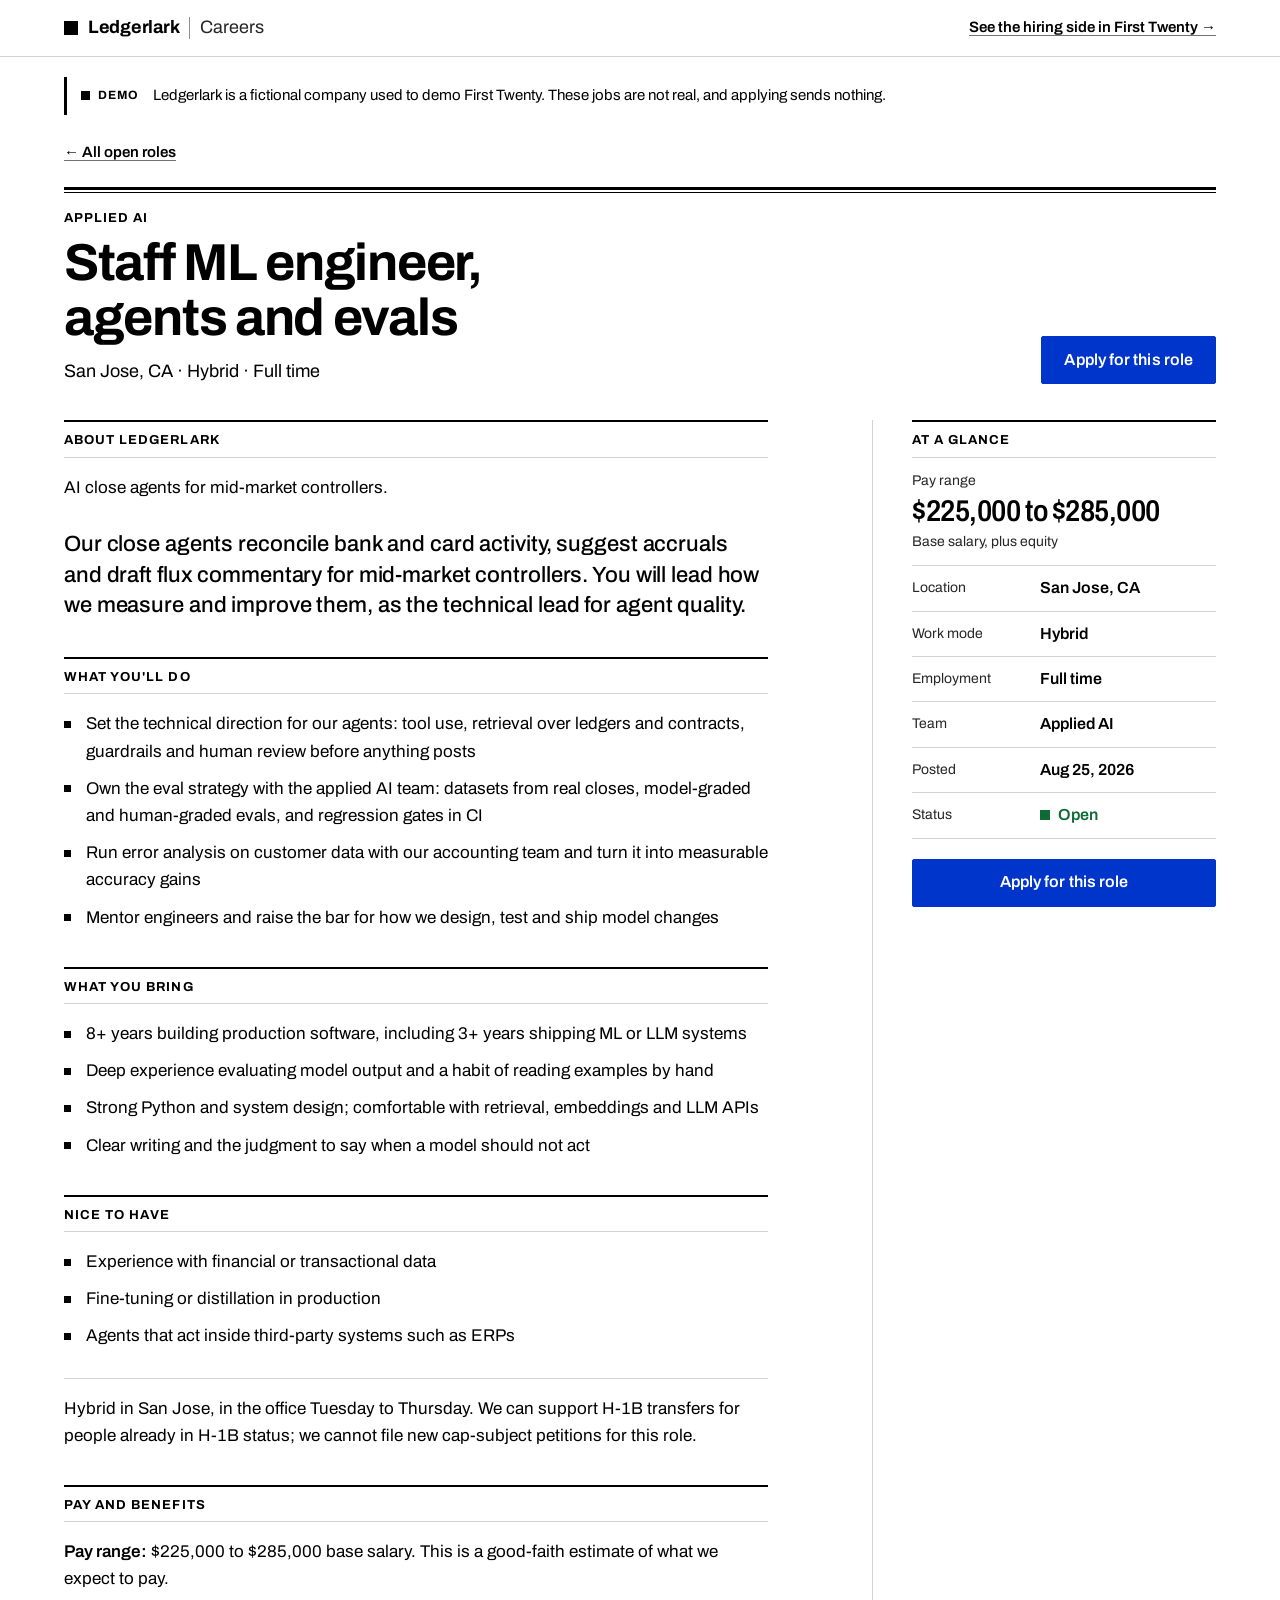
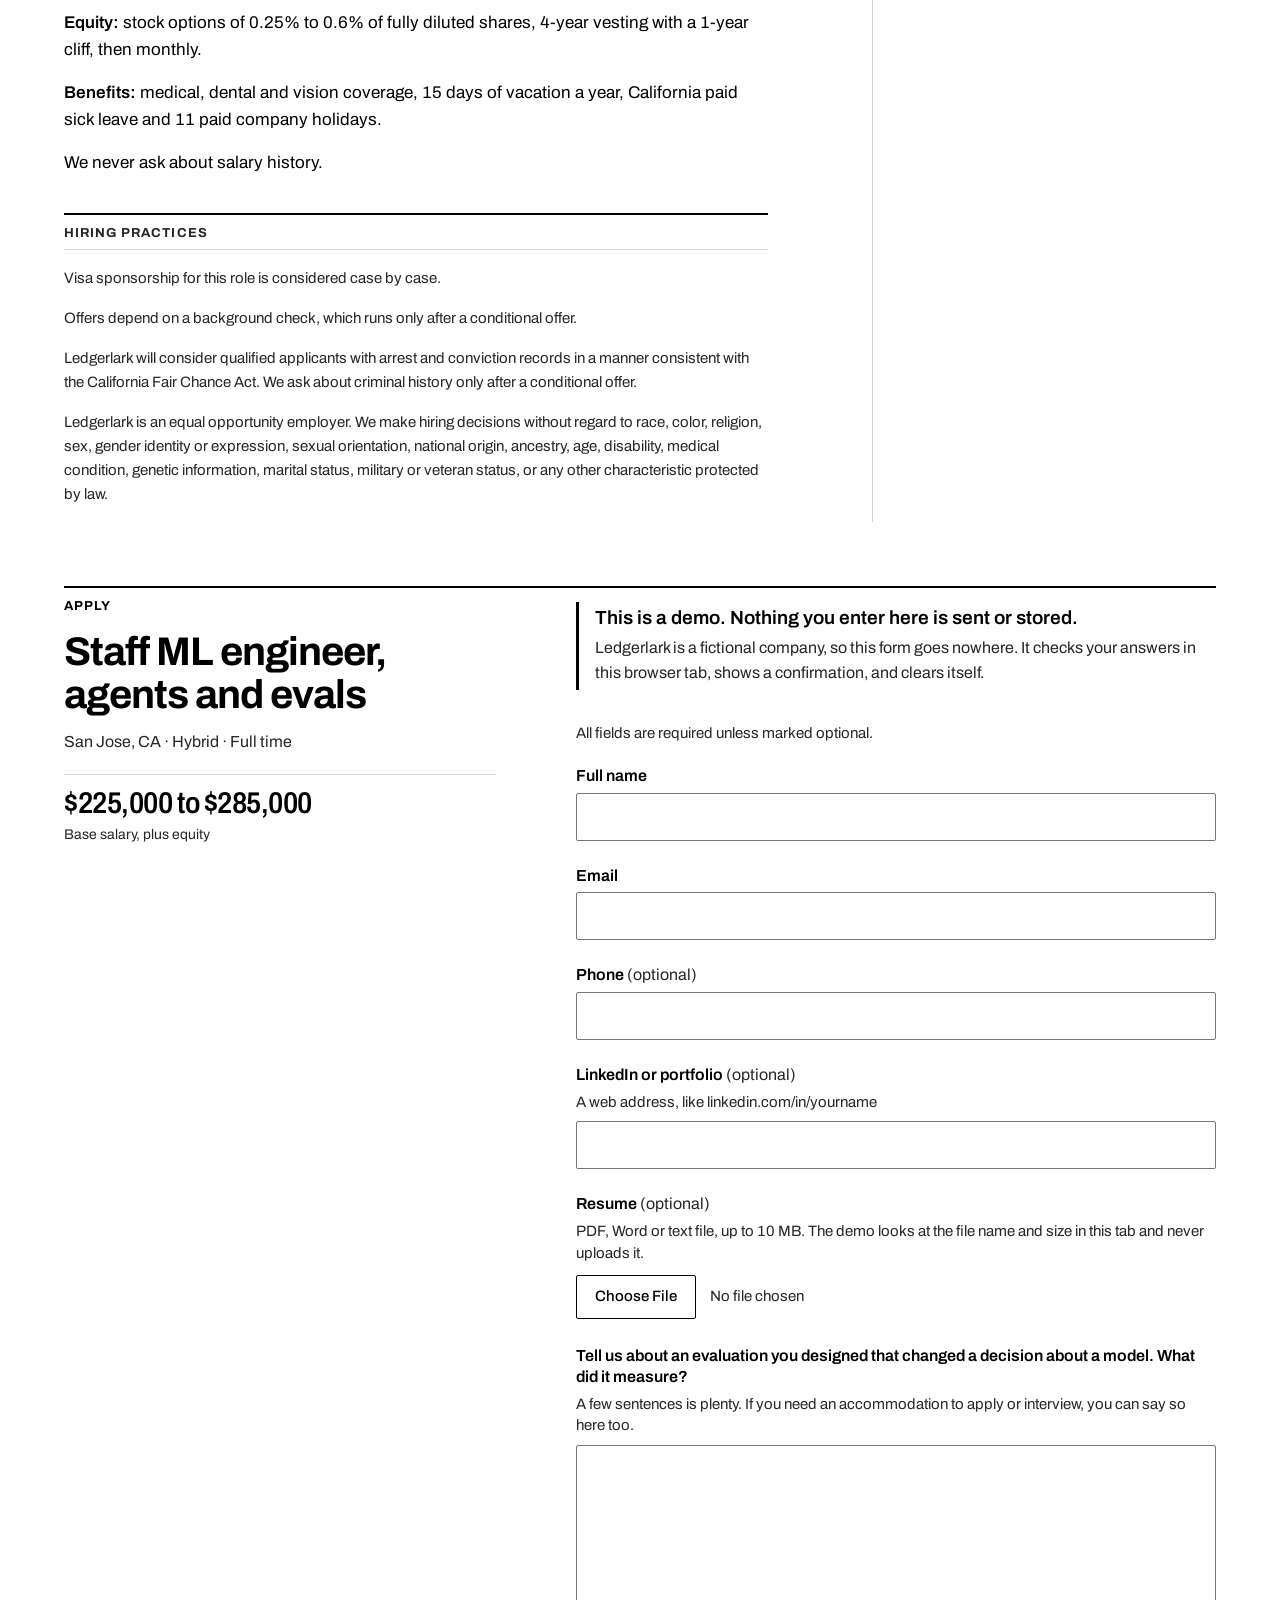
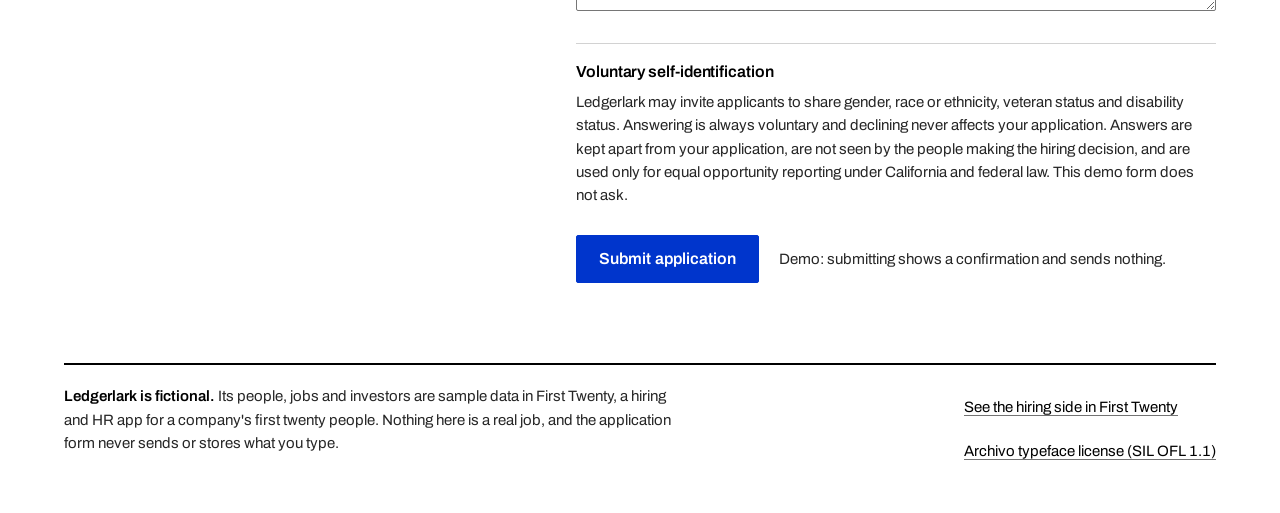
<file: careers/jobs/staff-ml-engineer-agents-and-evals.html>
<!doctype html>
<html lang="en">
<head>
<meta charset="utf-8">
<meta name="viewport" content="width=device-width, initial-scale=1">
<meta name="color-scheme" content="light dark">
<meta name="robots" content="noindex, nofollow">
<meta name="description" content="Staff ML engineer, agents and evals, San Jose, CA. Pay range $225,000 to $285,000. Ledgerlark is a fictional company used to demo First Twenty.">
<title>Staff ML engineer, agents and evals at Ledgerlark (demo careers)</title>
<link rel="icon" href="data:,">
<link rel="stylesheet" href="../assets/careers.css">
</head>
<body>
<a class="skip" href="#main">Skip to main content</a>
<header class="masthead">
<div class="wrap masthead__bar">
<a class="brand" href="../index.html"><span class="brand__mark" aria-hidden="true"></span><span class="brand__name">Ledgerlark</span><span class="brand__sub">Careers</span></a>
<nav class="masthead__nav" aria-label="Demo">
<a class="masthead__demo" href="../../index.html#job.j-staff-ml">See the hiring side in First Twenty<span aria-hidden="true">&nbsp;→</span></a>
</nav>
</div>
</header>
<main id="main" tabindex="-1">
<div class="wrap">
<p class="fiction"><span class="fiction__tag">Demo</span><span>Ledgerlark is a fictional company used to demo First Twenty. These jobs are not real, and applying sends nothing.</span></p>
<p class="crumbs"><a class="back" href="../index.html"><span aria-hidden="true">←&nbsp;</span>All open roles</a></p>
<div class="pagehead pagehead--job">
<div class="pagehead__text">
<p class="kicker">Applied AI</p>
<h1 class="pagehead__title" id="job-title">Staff ML engineer, agents and evals</h1>
<p class="subtitle">San Jose, CA · Hybrid · Full time</p>
</div>
<a class="btn btn--primary btn--lg" href="#apply">Apply for this role</a>
</div>
<div class="job">
<aside class="facts" aria-labelledby="facts-h">
<div class="facts__inner">
<h2 class="label facts__h" id="facts-h">At a glance</h2>
<dl class="facts__list">
<div class="facts__pay"><dt>Pay range</dt><dd><span class="fig">$225,000 to $285,000</span><span class="facts__sub">Base salary, plus equity</span></dd></div>
<div><dt>Location</dt><dd>San Jose, CA</dd></div>
<div><dt>Work mode</dt><dd>Hybrid</dd></div>
<div><dt>Employment</dt><dd>Full time</dd></div>
<div><dt>Team</dt><dd>Applied AI</dd></div>
<div><dt>Posted</dt><dd><time datetime="2026-08-25">Aug 25, 2026</time></dd></div>
<div><dt>Status</dt><dd><span class="status status--good"><span class="status__mark" aria-hidden="true"></span>Open</span></dd></div>
</dl>
<p class="facts__apply"><a class="btn btn--primary btn--lg btn--block" href="#apply">Apply for this role</a></p>
</div>
</aside>
<article class="posting" aria-labelledby="job-title">
<section class="psec">
<h2 class="psec__h">About Ledgerlark</h2>
<p>AI close agents for mid-market controllers.</p>
</section>
<div class="pblock pblock--lead">
<p>Our close agents reconcile bank and card activity, suggest accruals and draft flux commentary for mid-market controllers. You will lead how we measure and improve them, as the technical lead for agent quality.</p>
</div>
<section class="psec">
<h2 class="psec__h">What you'll do</h2>
<ul class="ticks">
<li>Set the technical direction for our agents: tool use, retrieval over ledgers and contracts, guardrails and human review before anything posts</li>
<li>Own the eval strategy with the applied AI team: datasets from real closes, model-graded and human-graded evals, and regression gates in CI</li>
<li>Run error analysis on customer data with our accounting team and turn it into measurable accuracy gains</li>
<li>Mentor engineers and raise the bar for how we design, test and ship model changes</li>
</ul>
</section>
<section class="psec">
<h2 class="psec__h">What you bring</h2>
<ul class="ticks">
<li>8+ years building production software, including 3+ years shipping ML or LLM systems</li>
<li>Deep experience evaluating model output and a habit of reading examples by hand</li>
<li>Strong Python and system design; comfortable with retrieval, embeddings and LLM APIs</li>
<li>Clear writing and the judgment to say when a model should not act</li>
</ul>
</section>
<section class="psec">
<h2 class="psec__h">Nice to have</h2>
<ul class="ticks">
<li>Experience with financial or transactional data</li>
<li>Fine-tuning or distillation in production</li>
<li>Agents that act inside third-party systems such as ERPs</li>
</ul>
</section>
<div class="pblock pblock--after">
<p>Hybrid in San Jose, in the office Tuesday to Thursday. We can support H-1B transfers for people already in H-1B status; we cannot file new cap-subject petitions for this role.</p>
</div>
<section class="psec">
<h2 class="psec__h">Pay and benefits</h2>
<p><strong>Pay range:</strong> $225,000 to $285,000 base salary. This is a good-faith estimate of what we expect to pay.</p>
<p><strong>Equity:</strong> stock options of 0.25% to 0.6% of fully diluted shares, 4-year vesting with a 1-year cliff, then monthly.</p>
<p><strong>Benefits:</strong> medical, dental and vision coverage, 15 days of vacation a year, California paid sick leave and 11 paid company holidays.</p>
<p>We never ask about salary history.</p>
</section>
<section class="psec psec--fine">
<h2 class="psec__h">Hiring practices</h2>
<p>Visa sponsorship for this role is considered case by case.</p>
<p>Offers depend on a background check, which runs only after a conditional offer.</p>
<p>Ledgerlark will consider qualified applicants with arrest and conviction records in a manner consistent with the California Fair Chance Act. We ask about criminal history only after a conditional offer.</p>
<p>Ledgerlark is an equal opportunity employer. We make hiring decisions without regard to race, color, religion, sex, gender identity or expression, sexual orientation, national origin, ancestry, age, disability, medical condition, genetic information, marital status, military or veteran status, or any other characteristic protected by law.</p>
</section>
</article>
</div>
<section class="apply" id="apply" aria-labelledby="apply-h">
<div class="apply__grid">
<div class="apply__intro">
<div class="apply__sticky">
<h2 class="apply__h" id="apply-h"><span class="label">Apply</span><span class="vh"> for </span><span class="apply__title">Staff ML engineer, agents and evals</span></h2>
<p class="apply__meta">San Jose, CA · Hybrid · Full time</p>
<p class="apply__pay"><span class="vh">Pay range: </span><span class="fig">$225,000 to $285,000</span><span class="facts__sub">Base salary, plus equity</span></p>
</div>
</div>
<div class="apply__body">
<div class="demo-note" id="apply-demo" role="note">
<p class="demo-note__lead">This is a demo. Nothing you enter here is sent or stored.</p>
<p>Ledgerlark is a fictional company, so this form goes nowhere. It checks your answers in this browser tab, shows a confirmation, and clears itself.</p>
</div>
<form class="form" id="apply-form" method="dialog" novalidate aria-describedby="apply-demo">
<div class="errors" id="apply-errors" role="group" aria-labelledby="apply-errors-h" tabindex="-1" hidden>
<h3 class="errors__title" id="apply-errors-h"></h3>
<ul class="errors__list"></ul>
</div>
<p class="form__req">All fields are required unless marked optional.</p>
<div class="field">
<label class="field__label" for="f-name">Full name</label>
<input class="input" id="f-name" name="name" type="text" autocomplete="name" required aria-describedby="f-name-error">
<p class="field__error" id="f-name-error" hidden></p>
</div>
<div class="field">
<label class="field__label" for="f-email">Email</label>
<input class="input" id="f-email" name="email" type="email" autocomplete="email" inputmode="email" required aria-describedby="f-email-error">
<p class="field__error" id="f-email-error" hidden></p>
</div>
<div class="field">
<label class="field__label" for="f-phone">Phone <span class="opt">(optional)</span></label>
<input class="input" id="f-phone" name="phone" type="tel" autocomplete="tel" inputmode="tel" aria-describedby="f-phone-error">
<p class="field__error" id="f-phone-error" hidden></p>
</div>
<div class="field">
<label class="field__label" for="f-link">LinkedIn or portfolio <span class="opt">(optional)</span></label>
<p class="field__hint" id="f-link-hint">A web address, like linkedin.com/in/yourname</p>
<input class="input" id="f-link" name="link" type="url" autocomplete="url" inputmode="url" aria-describedby="f-link-hint f-link-error">
<p class="field__error" id="f-link-error" hidden></p>
</div>
<div class="field">
<label class="field__label" for="f-resume">Resume <span class="opt">(optional)</span></label>
<p class="field__hint" id="f-resume-hint">PDF, Word or text file, up to 10 MB. The demo looks at the file name and size in this tab and never uploads it.</p>
<input class="file" id="f-resume" name="resume" type="file" accept=".pdf,.doc,.docx,.txt,.rtf,.odt" aria-describedby="f-resume-hint f-resume-error">
<p class="field__error" id="f-resume-error" hidden></p>
</div>
<div class="field">
<label class="field__label" for="f-answer">Tell us about an evaluation you designed that changed a decision about a model. What did it measure?</label>
<p class="field__hint" id="f-answer-hint">A few sentences is plenty. If you need an accommodation to apply or interview, you can say so here too.</p>
<textarea class="input textarea" id="f-answer" name="answer" rows="6" maxlength="2000" required aria-describedby="f-answer-hint f-answer-error"></textarea>
<p class="field__error" id="f-answer-error" hidden></p>
</div>
<div class="selfid" role="note" aria-labelledby="selfid-h">
<h3 class="selfid__h" id="selfid-h">Voluntary self-identification</h3>
<p>Ledgerlark may invite applicants to share gender, race or ethnicity, veteran status and disability status. Answering is always voluntary and declining never affects your application. Answers are kept apart from your application, are not seen by the people making the hiring decision, and are used only for equal opportunity reporting under California and federal law. This demo form does not ask.</p>
</div>
<div class="form__actions">
<button class="btn btn--primary btn--lg" type="submit">Submit application</button>
<p class="form__fine">Demo: submitting shows a confirmation and sends nothing.</p>
</div>
<noscript><p class="form__fine">This demo form needs JavaScript to check your answers. Without it the button does nothing, and nothing is ever sent.</p></noscript>
</form>
<div class="done" id="apply-done" hidden>
<p class="status status--good done__status"><span class="status__mark" aria-hidden="true"></span>Demo complete</p>
<h3 class="done__title" id="apply-done-h" tabindex="-1">Nothing was sent or stored</h3>
<p id="apply-done-thanks">Thanks for trying the demo.</p>
<p>Ledgerlark is a fictional company used to demo First Twenty, so your application did not go to anyone. What you typed never left this browser tab, and the form has been cleared.</p>
<p>In a real First Twenty workspace, an application like this lands in the hiring team's pipeline for the job.</p>
<div class="done__actions">
<a class="btn btn--secondary btn--lg" href="../../index.html#job.j-staff-ml">See this job's pipeline in First Twenty</a>
<button class="btn btn--ghost btn--lg" type="button" id="apply-again">Start over</button>
</div>
</div>
</div>
</div>
</section>
</div>
</main>
<footer class="foot">
<div class="wrap">
<div class="foot__grid">
<p class="foot__note"><strong>Ledgerlark is fictional.</strong> Its people, jobs and investors are sample data in First Twenty, a hiring and HR app for a company's first twenty people. Nothing here is a real job, and the application form never sends or stores what you type.</p>
<ul class="foot__links">
<li><a href="../../index.html#hiring.jobs">See the hiring side in First Twenty</a></li>
<li><a href="../assets/LICENSE-Archivo.txt">Archivo typeface license (SIL OFL 1.1)</a></li>
</ul>
</div>
</div>
</footer>
<script src="../assets/apply.js" defer></script>
</body>
</html>
</file>
<file: careers/assets/careers.css>
/*
  Careers pages (src/careers/render.ts): the static demo site (scripts/careers/build.ts) and the server's
  live careers pages (server/src/careers/routes.ts, served at /assets/careers.css on a careers host).
  First Twenty's default look, "Swiss precision" (src/themes/sleek.css), restated for public pages.
  Tokens and rules are copied, not imported.

  White ground, true-black ink, one grotesk (Archivo), square corners. Structure comes from rules:
  a page head opens under a thick-and-thin rule (3px ink, 2px paper, 1px ink); a 2px ink rule starts a
  section with a tracked uppercase micro-label under it; 1px light rules divide rows. One accent
  (ultramarine) for action and the focus ring. Status is a square marker and a word. Figures are
  tabular; big figures are set semi-condensed on Archivo's width axis.

  Public-page sizes: 16px body (the app's 14px is for dense screens), every target at least 44px, and
  rem/em units throughout so text zoom and 200% page zoom reflow instead of clipping.
*/

@font-face {
  font-family: "Archivo Variable";
  font-style: normal;
  font-display: swap;
  font-weight: 100 900;
  font-stretch: 62% 125%;
  src:
    url("archivo-latin-standard-normal.woff2") format("woff2-variations"),
    url("archivo-latin-standard-normal.woff2") format("woff2");
  unicode-range: U+0000-00FF, U+0131, U+0152-0153, U+02BB-02BC, U+02C6, U+02DA, U+02DC, U+0304, U+0308, U+0329, U+2000-206F, U+20AC, U+2122, U+2191, U+2193, U+2212, U+2215, U+FEFF, U+FFFD;
}

:root {
  --paper: #ffffff;
  --surface-2: #f2f2f2;
  --ink: #000000;
  --ink-2: #262626;
  --ink-3: #575757;
  --line: #d2d2d2;
  --line-strong: #8f8f8f;
  --control-border: #767676;
  --accent: #0035cc;
  --accent-hover: #002799;
  --accent-ink: #ffffff;
  --good: #0e6b35;
  --bad: #c2170c;
  --focus: #0035cc;
  --rule: #000000;
  --hover: rgb(0 0 0 / 0.045);
  --press: rgb(0 0 0 / 0.1);
  --selection: rgb(0 53 204 / 0.2);
  --focus-fill: rgb(0 53 204 / 0.06);
  --link-line: rgb(0 0 0 / 0.55);
  --w-regular: 400;
  --w-medium: 500;
  --w-semi: 600;
  --w-bold: 700;
  --figure-stretch: 84%;
  --font: "Archivo Variable", "Helvetica Neue", Arial, system-ui, sans-serif;
  color-scheme: light;
}

/* Dark, designed rather than inverted (the sleek dark tokens): a warm charcoal ground, rows that stay
   visible, near-white section rules, a mid ultramarine fill with white words for the primary action, a
   light tint of the same blue for the focus ring, and weights a step thinner so light words do not bloom. */
@media (prefers-color-scheme: dark) {
  :root {
    --paper: #141413;
    --surface-2: #1f1f1d;
    --ink: #f3f2ee;
    --ink-2: #dddcd6;
    --ink-3: #aaa9a2;
    --line: #3a3a37;
    --line-strong: #7c7b75;
    --control-border: #8e8d86;
    --accent: #2766d2;
    --accent-hover: #1d55b5;
    --accent-ink: #ffffff;
    --good: #56c78f;
    --bad: #ff7468;
    --focus: #86b3ff;
    --rule: #f3f2ee;
    --hover: rgb(255 255 255 / 0.06);
    --press: rgb(255 255 255 / 0.13);
    --selection: rgb(134 179 255 / 0.3);
    --focus-fill: rgb(134 179 255 / 0.1);
    --link-line: rgb(243 242 238 / 0.55);
    --w-regular: 370;
    --w-medium: 460;
    --w-semi: 560;
    --w-bold: 660;
    color-scheme: dark;
  }
}

/* ---------- Base ------------------------------------------------------------------------------ */

*,
*::before,
*::after {
  box-sizing: border-box;
}

html {
  -webkit-text-size-adjust: 100%;
  text-size-adjust: 100%;
}

@media (prefers-reduced-motion: no-preference) {
  html {
    scroll-behavior: smooth;
  }
}

body {
  margin: 0;
  background: var(--paper);
  color: var(--ink);
  font-family: var(--font);
  font-size: 1rem;
  font-weight: var(--w-regular);
  line-height: 1.55;
  font-variant-numeric: tabular-nums;
  overflow-wrap: break-word;
  -webkit-font-smoothing: antialiased;
}

::selection {
  background: var(--selection);
}

strong,
b {
  font-weight: var(--w-semi);
}

h1,
h2,
h3,
h4 {
  font-weight: var(--w-semi);
  letter-spacing: -0.005em;
  text-wrap: balance;
}

a {
  color: var(--ink);
  text-decoration-line: underline;
  text-decoration-thickness: 1px;
  text-decoration-color: var(--link-line);
  text-underline-offset: 3px;
}

a:hover {
  text-decoration-thickness: 2px;
  text-decoration-color: currentColor;
}

/* Focus: a square 2px accent ring with a 2px paper gap, everywhere. */
:focus-visible {
  outline: 2px solid var(--focus);
  outline-offset: 2px;
  border-radius: 0;
}

main:focus,
[tabindex="-1"]:focus {
  outline: none;
}

.vh {
  position: absolute !important;
  width: 1px;
  height: 1px;
  padding: 0;
  margin: -1px;
  overflow: hidden;
  clip: rect(0 0 0 0);
  white-space: nowrap;
  border: 0;
}

.wrap {
  width: 100%;
  max-width: 76rem;
  margin-inline: auto;
  padding-inline: 1rem;
}

@media (min-width: 48em) {
  .wrap {
    padding-inline: 2rem;
  }
}

.skip {
  position: absolute;
  top: 0.5rem;
  left: 0.5rem;
  z-index: 10;
  display: inline-flex;
  align-items: center;
  min-height: 44px;
  padding: 0.5rem 1rem;
  background: var(--ink);
  color: var(--paper);
  font-weight: var(--w-semi);
  text-decoration: none;
  transform: translateY(calc(-100% - 1rem));
}

.skip:focus {
  transform: none;
  outline: 2px solid var(--focus);
  outline-offset: 2px;
}

/* ---------- Masthead -------------------------------------------------------------------------- */

.masthead {
  border-bottom: 1px solid var(--line);
}

.masthead__bar {
  display: flex;
  flex-wrap: wrap;
  align-items: center;
  justify-content: space-between;
  gap: 0 1.5rem;
  padding-block: 0.375rem;
}

.brand {
  display: inline-flex;
  align-items: center;
  gap: 0.625rem;
  min-height: 44px;
  color: var(--ink);
  text-decoration: none;
  font-size: 1.125rem;
  line-height: 1.2;
}

.brand:hover {
  text-decoration: none;
}

.brand:hover .brand__name {
  text-decoration: underline 2px;
  text-underline-offset: 4px;
}

.brand__mark {
  flex: none;
  width: 0.875rem;
  height: 0.875rem;
  background: var(--ink);
}

.brand__name {
  font-weight: var(--w-bold);
  letter-spacing: -0.015em;
}

.brand__sub {
  padding-left: 0.625rem;
  border-left: 1px solid var(--line-strong);
  color: var(--ink-2);
}

.masthead__demo {
  display: inline-flex;
  align-items: center;
  min-height: 44px;
  font-size: 0.9375rem;
  font-weight: var(--w-semi);
}

/* ---------- Fictional-company notice ------------------------------------------------------------ */

.fiction {
  display: flex;
  flex-wrap: wrap;
  align-items: baseline;
  gap: 0.25rem 0.875rem;
  margin: 1.25rem 0 0;
  padding: 0.5rem 0 0.5rem 0.875rem;
  border-left: 3px solid var(--ink);
  font-size: 0.9375rem;
  line-height: 1.45;
}

.fiction__tag {
  display: inline-flex;
  align-items: center;
  gap: 0.5rem;
  font-size: 0.75rem;
  font-weight: var(--w-bold);
  letter-spacing: 0.08em;
  text-transform: uppercase;
}

.fiction__tag::before {
  content: "";
  width: 0.5625rem;
  height: 0.5625rem;
  background: var(--ink);
}

/* ---------- Page head: the thick-and-thin rule -------------------------------------------------- */

.pagehead {
  position: relative;
  margin-top: 2rem;
  padding-top: 1.25rem;
  padding-bottom: 2.25rem;
  border-top: 3px solid var(--rule);
}

/* The thin rule: 1px, 2px under the thick one. A border rather than a shadow, so forced colors keep it. */
.pagehead::before {
  content: "";
  position: absolute;
  top: 2px;
  right: 0;
  left: 0;
  border-top: 1px solid var(--rule);
}

.kicker {
  margin: 0 0 0.625rem;
  font-size: 0.8125rem;
  font-weight: var(--w-bold);
  letter-spacing: 0.08em;
  line-height: 1.25;
  text-transform: uppercase;
}

.pagehead__title {
  margin: 0;
  font-size: clamp(2.25rem, 1.4rem + 3.4vw, 4.25rem);
  font-weight: var(--w-bold);
  line-height: 1.02;
  letter-spacing: -0.03em;
}

.lede {
  max-width: 38ch;
  margin: 1rem 0 0;
  font-size: clamp(1.25rem, 1.05rem + 0.8vw, 1.75rem);
  font-weight: var(--w-medium);
  line-height: 1.25;
  letter-spacing: -0.01em;
}

.facts-line {
  display: flex;
  flex-wrap: wrap;
  gap: 0.25rem 0;
  margin: 1rem 0 0;
  padding: 0;
  list-style: none;
  color: var(--ink-2);
}

.facts-line li:not(:last-child)::after {
  content: "·";
  padding-inline: 0.625rem;
  color: var(--ink-3);
}

/* On a phone the facts stack, one per line, without separators left dangling at line ends. */
@media (max-width: 39.99em) {
  .facts-line {
    flex-direction: column;
  }

  .facts-line li:not(:last-child)::after {
    content: none;
  }
}

/* Big figures: semi-condensed numerals with sentence-case labels, divided by 1px rules. */
.figures {
  display: grid;
  grid-template-columns: repeat(2, minmax(0, 1fr));
  margin: 2rem 0 0;
  border-top: 1px solid var(--line);
}

@media (min-width: 40em) {
  .figures {
    grid-template-columns: repeat(4, minmax(0, 1fr));
  }
}

.figures > div {
  padding: 0.75rem 1rem 0 0;
}

@media (min-width: 40em) {
  .figures > div + div {
    padding-left: 1.25rem;
    border-left: 1px solid var(--line);
  }
}

@media (max-width: 39.99em) {
  .figures > div:nth-child(even) {
    padding-left: 1rem;
    border-left: 1px solid var(--line);
  }

  .figures > div:nth-child(n + 3) {
    margin-top: 0.75rem;
    border-top: 1px solid var(--line);
  }
}

.figures dt {
  font-size: 0.875rem;
  color: var(--ink-2);
}

.figures dd {
  margin: 0.125rem 0 0;
  font-size: clamp(2.5rem, 1.9rem + 2.2vw, 3.75rem);
  font-weight: var(--w-semi);
  font-stretch: var(--figure-stretch);
  font-variant-numeric: tabular-nums lining-nums;
  line-height: 1;
  letter-spacing: -0.02em;
}

/* ---------- Sections: 2px rule, uppercase micro-label ------------------------------------------- */

.section {
  margin-top: 3rem;
  border-top: 2px solid var(--rule);
}

.section__head {
  display: flex;
  flex-wrap: wrap;
  align-items: baseline;
  justify-content: space-between;
  gap: 0.25rem 1rem;
  padding: 0.625rem 0 0.5rem;
  border-bottom: 1px solid var(--line);
}

.label {
  margin: 0;
  font-size: 0.8125rem;
  font-weight: var(--w-bold);
  letter-spacing: 0.08em;
  line-height: 1.25;
  text-transform: uppercase;
}

/* ---------- Open roles ------------------------------------------------------------------------- */

.team {
  display: grid;
  grid-template-columns: minmax(0, 1fr);
  border-bottom: 1px solid var(--line);
}

@media (min-width: 56em) {
  .team {
    grid-template-columns: 15rem minmax(0, 1fr);
    column-gap: 2.5rem;
  }
}

.team__head {
  padding: 1.125rem 0 0.25rem;
}

.team__name {
  margin: 0;
  font-size: 1.125rem;
  line-height: 1.3;
}

.team__count {
  margin: 0.125rem 0 0;
  font-size: 0.875rem;
  color: var(--ink-2);
}

.roles {
  margin: 0;
  padding: 0;
  list-style: none;
}

/* A role row is one big target: the title link stretches over the whole row. The row keeps to the
   column, so its rules, hover fill and focus ring line up with every other rule on the page. */
.role {
  position: relative;
  display: grid;
  grid-template-columns: minmax(0, 1fr);
  gap: 0.5rem 2rem;
  margin-inline: 0;
  padding: 1rem 0;
  border-top: 1px solid var(--line);
  transition: background-color 90ms linear;
}

.role:first-child {
  border-top: 0;
}

@media (max-width: 55.99em) {
  .role:first-child {
    border-top: 1px solid var(--line);
  }
}

@media (min-width: 40em) {
  .role {
    grid-template-columns: minmax(0, 1fr) auto;
    align-items: start;
  }

  .role__side {
    text-align: right;
  }
}

.role:hover {
  background: var(--hover);
}

.role:active {
  background: var(--press);
}

.role__title {
  margin: 0;
  font-size: 1.25rem;
  line-height: 1.25;
  letter-spacing: -0.01em;
}

.role__link {
  color: var(--ink);
  text-decoration: none;
}

.role__link::after {
  content: "";
  position: absolute;
  inset: 0;
}

.role:hover .role__link {
  text-decoration: underline 2px;
  text-underline-offset: 4px;
}

@supports selector(:has(a)) {
  /* The ring sits on the row's own edge and a light accent tint fills it, so the focused row reads as
     a selected cell while its text stays on the column line. */
  .role:has(.role__link:focus-visible) {
    outline: 2px solid var(--focus);
    outline-offset: 0;
    background: var(--focus-fill);
  }

  .role__link:focus-visible {
    outline: none;
  }
}

.role__meta {
  margin: 0.375rem 0 0;
  color: var(--ink-2);
  font-size: 0.9375rem;
}

.role__side p {
  margin: 0;
}

.role__pay {
  font-size: 1.125rem;
  font-weight: var(--w-semi);
  line-height: 1.3;
}

.role__note,
.role__posted {
  font-size: 0.875rem;
  color: var(--ink-2);
}

.empty {
  padding: 1.5rem 0;
}

.about__grid {
  display: grid;
  gap: 1rem 3rem;
  padding-top: 1rem;
}

@media (min-width: 56em) {
  .about__grid {
    grid-template-columns: minmax(0, 40rem) auto;
    justify-content: space-between;
    align-items: start;
  }
}

.about__text,
.about__action {
  margin: 0;
}

/* ---------- Buttons ---------------------------------------------------------------------------- */

.btn {
  display: inline-flex;
  align-items: center;
  justify-content: center;
  gap: 0.5rem;
  min-height: 44px;
  padding: 0.625rem 1.125rem;
  border: 1px solid transparent;
  border-radius: 2px;
  background: transparent;
  color: var(--ink);
  font: inherit;
  font-size: 1rem;
  font-weight: var(--w-medium);
  line-height: 1.15;
  letter-spacing: 0.005em;
  text-align: center;
  text-decoration: none;
  cursor: pointer;
  transition:
    background-color 90ms linear,
    border-color 90ms linear,
    color 90ms linear;
}

.btn:hover {
  text-decoration: none;
}

.btn:active {
  transform: translateY(1px);
}

.btn--lg {
  min-height: 48px;
  padding-inline: 1.375rem;
}

.btn--primary {
  background: var(--accent);
  border-color: var(--accent);
  color: var(--accent-ink);
  font-weight: var(--w-semi);
}

.btn--primary:hover {
  background: var(--accent-hover);
  border-color: var(--accent-hover);
}

.btn--primary:active {
  background: var(--ink);
  border-color: var(--ink);
  color: var(--paper);
}

/* An accent ring on an accent fill reads as a slightly bigger button: ink ring across the paper gap. */
.btn--primary:focus-visible {
  outline-color: var(--ink);
}

.btn--secondary {
  border-color: var(--ink);
}

.btn--secondary:hover,
.btn--ghost:hover {
  background: var(--hover);
  border-color: var(--ink);
}

.btn--secondary:active,
.btn--ghost:active {
  background: var(--ink);
  border-color: var(--ink);
  color: var(--paper);
}

.btn--ghost {
  border-color: var(--line-strong);
}

.btn--block {
  display: flex;
  width: 100%;
}

/* ---------- Job page --------------------------------------------------------------------------- */

.crumbs {
  margin: 1rem 0 0;
}

.back {
  display: inline-flex;
  align-items: center;
  min-height: 44px;
  font-size: 0.9375rem;
  font-weight: var(--w-semi);
}

.pagehead--job {
  display: flex;
  flex-wrap: wrap;
  align-items: flex-end;
  justify-content: space-between;
  gap: 1.5rem 2.5rem;
  margin-top: 0.75rem;
}

.pagehead__text {
  flex: 1 1 28rem;
  min-width: 0;
}

.pagehead--job .pagehead__title {
  max-width: 24ch;
  font-size: clamp(2rem, 1.35rem + 2.4vw, 3.25rem);
  line-height: 1.05;
  letter-spacing: -0.025em;
}

.subtitle {
  margin: 0.875rem 0 0;
  font-size: 1.125rem;
  line-height: 1.4;
}

.job {
  display: grid;
  grid-template-columns: minmax(0, 1fr);
  grid-template-areas:
    "facts"
    "posting";
}

.facts {
  grid-area: facts;
}

.posting {
  grid-area: posting;
}

@media (min-width: 60em) {
  .job {
    grid-template-columns: minmax(0, 1fr) 19rem;
    grid-template-areas: "posting facts";
    column-gap: 5rem;
  }

  /* The 1px rule that runs down the gutter between the main and side columns. */
  .facts {
    position: relative;
  }

  .facts::before {
    content: "";
    position: absolute;
    top: 0;
    bottom: 0;
    left: -2.5rem;
    width: 1px;
    background: var(--line);
  }
}

@media (min-width: 60em) and (min-height: 40em) {
  .facts__inner {
    position: sticky;
    top: 1.5rem;
  }
}

.facts__inner {
  border-top: 2px solid var(--rule);
}

.facts__h {
  padding: 0.625rem 0 0.5rem;
  border-bottom: 1px solid var(--line);
}

.facts__list {
  margin: 0;
}

.facts__list > div {
  display: grid;
  grid-template-columns: 7rem minmax(0, 1fr);
  gap: 0.25rem 1rem;
  padding: 0.6875rem 0;
  border-bottom: 1px solid var(--line);
}

.facts__list dt {
  font-size: 0.875rem;
  color: var(--ink-2);
  line-height: 1.5;
}

.facts__list dd {
  margin: 0;
  font-weight: var(--w-semi);
  line-height: 1.4;
}

/* The way to apply stays in view with the sticky column. On narrower screens the facts sit right under
   the page head's own Apply button, so this one would only repeat it. */
.facts__apply {
  margin: 1.25rem 0 0;
}

@media (max-width: 59.99em) {
  .facts__apply {
    display: none;
  }
}

.facts__list > .facts__pay {
  grid-template-columns: minmax(0, 1fr);
  padding-block: 0.75rem 0.875rem;
}

.fig {
  display: block;
  font-size: clamp(1.625rem, 1.4rem + 0.6vw, 1.875rem);
  font-weight: var(--w-semi);
  font-stretch: var(--figure-stretch);
  font-variant-numeric: tabular-nums lining-nums;
  line-height: 1.1;
  letter-spacing: -0.015em;
}

.facts__sub {
  display: block;
  margin-top: 0.25rem;
  font-size: 0.875rem;
  font-weight: var(--w-regular);
  color: var(--ink-2);
}

/* Status: a square marker and a word, in the status hue. */
.status {
  display: inline-flex;
  align-items: baseline;
  gap: 0.5rem;
  font-weight: var(--w-semi);
}

.status__mark {
  flex: none;
  width: 0.625rem;
  height: 0.625rem;
  background: currentColor;
}

.status--good {
  color: var(--good);
}

/* Posting body */
.posting {
  max-width: 44rem;
  margin-top: 2.25rem;
  font-size: 1.0625rem;
  line-height: 1.6;
}

@media (min-width: 60em) {
  .posting {
    margin-top: 0;
  }
}

.posting p {
  margin: 0 0 1rem;
}

.psec {
  margin-top: 2.25rem;
  border-top: 2px solid var(--rule);
}

.psec:first-child {
  margin-top: 0;
}

.psec__h {
  margin: 0 0 1rem;
  padding: 0.625rem 0 0.5rem;
  border-bottom: 1px solid var(--line);
  font-size: 0.8125rem;
  font-weight: var(--w-bold);
  letter-spacing: 0.08em;
  line-height: 1.25;
  text-transform: uppercase;
}

.pblock {
  margin-top: 1.75rem;
}

.pblock--lead p:first-child {
  font-size: clamp(1.1875rem, 1.1rem + 0.4vw, 1.375rem);
  font-weight: var(--w-medium);
  line-height: 1.4;
  letter-spacing: -0.005em;
}

.pblock--after {
  padding-top: 1rem;
  border-top: 1px solid var(--line);
}

.psec--fine {
  font-size: 0.9375rem;
  color: var(--ink-2);
}

.ticks {
  margin: 0 0 1rem;
  padding: 0;
  list-style: none;
}

.ticks li {
  position: relative;
  margin-bottom: 0.625rem;
  padding-left: 1.375rem;
}

.ticks li::before {
  content: "";
  position: absolute;
  top: 0.62em;
  left: 0;
  width: 0.4375rem;
  height: 0.4375rem;
  background: var(--ink);
}

/* ---------- Apply ------------------------------------------------------------------------------ */

.apply {
  margin-top: 4rem;
  border-top: 2px solid var(--rule);
  scroll-margin-top: 1rem;
}

.apply__grid {
  display: grid;
  grid-template-columns: minmax(0, 1fr);
  gap: 1.25rem 5rem;
  padding-top: 0.625rem;
}

@media (min-width: 60em) {
  .apply__grid {
    grid-template-columns: minmax(0, 1fr) minmax(0, 40rem);
  }
}

.apply__h {
  margin: 0;
}

.apply__h .label {
  display: block;
}

.apply__title {
  display: block;
  margin-top: 1rem;
  font-size: clamp(1.75rem, 1.3rem + 1.6vw, 2.5rem);
  font-weight: var(--w-bold);
  line-height: 1.08;
  letter-spacing: -0.025em;
  text-transform: none;
}

.apply__meta {
  margin: 0.875rem 0 0;
  color: var(--ink-2);
  line-height: 1.45;
}

.apply__pay {
  margin: 1.25rem 0 0;
  padding-top: 0.75rem;
  border-top: 1px solid var(--line);
}

/* On a phone the form follows the title straight away; the pay is already in the facts above. */
@media (max-width: 59.99em) {
  .apply__pay {
    display: none;
  }
}

@media (min-width: 60em) and (min-height: 40em) {
  .apply__intro {
    align-self: stretch;
  }

  .apply__sticky {
    position: sticky;
    top: 1.5rem;
  }
}

.apply__body {
  padding-top: 0.25rem;
}

.demo-note {
  margin: 0 0 2rem;
  padding: 0.25rem 0 0.25rem 1rem;
  border-left: 3px solid var(--ink);
}

.demo-note p {
  margin: 0.375rem 0 0;
  color: var(--ink-2);
}

.demo-note .demo-note__lead {
  margin: 0;
  color: var(--ink);
  font-size: 1.1875rem;
  font-weight: var(--w-semi);
  line-height: 1.3;
}

.form__req {
  margin: 0 0 1.25rem;
  font-size: 0.9375rem;
  color: var(--ink-2);
}

.field {
  margin-bottom: 1.5rem;
}

.field__label {
  display: block;
  margin-bottom: 0.375rem;
  font-weight: var(--w-semi);
  line-height: 1.35;
}

.opt {
  font-weight: var(--w-regular);
  color: var(--ink-2);
}

.field__hint {
  margin: 0 0 0.5rem;
  font-size: 0.9375rem;
  line-height: 1.45;
  color: var(--ink-2);
}

.input {
  display: block;
  width: 100%;
  min-height: 48px;
  padding: 0.625rem 0.75rem;
  border: 1px solid var(--control-border);
  border-radius: 2px;
  background: var(--paper);
  color: var(--ink);
  font: inherit;
  font-size: 1rem;
  line-height: 1.4;
  transition: border-color 90ms linear;
}

.textarea {
  min-height: 9.5rem;
  resize: vertical;
  line-height: 1.5;
}

.input:hover {
  border-color: var(--ink);
}

/* Focus hugs the field: a square 2px accent ring over the border. */
.input:focus,
.input:focus-visible {
  border-color: var(--focus);
  outline: 2px solid var(--focus);
  outline-offset: -1px;
  border-radius: 2px;
}

/* An error says so on the field too: a 2px red frame (the message under it says what is wrong). */
.input[aria-invalid="true"],
.input[aria-invalid="true"]:hover {
  border-color: var(--bad);
  box-shadow: inset 0 0 0 1px var(--bad);
}

.file {
  display: block;
  width: 100%;
  max-width: 100%;
  padding: 0.125rem 0;
  color: var(--ink-2);
  font: inherit;
  font-size: 0.9375rem;
}

.file::file-selector-button {
  min-height: 44px;
  margin-right: 0.875rem;
  padding: 0.5rem 1.125rem;
  border: 1px solid var(--ink);
  border-radius: 2px;
  background: transparent;
  color: var(--ink);
  font: inherit;
  font-weight: var(--w-medium);
  cursor: pointer;
  transition: background-color 90ms linear;
}

.file:hover::file-selector-button {
  background: var(--hover);
}

.file[aria-invalid="true"]::file-selector-button {
  border-color: var(--bad);
  box-shadow: inset 0 0 0 1px var(--bad);
}

.field__error {
  display: flex;
  align-items: baseline;
  gap: 0.5rem;
  margin: 0.5rem 0 0;
  color: var(--bad);
  font-weight: var(--w-semi);
  line-height: 1.4;
}

.field__error::before {
  content: "";
  flex: none;
  width: 0.625rem;
  height: 0.625rem;
  background: currentColor;
}

.field__error[hidden] {
  display: none;
}

.errors {
  margin: 0 0 1.75rem;
  padding: 0.375rem 0 0.375rem 1rem;
  border-left: 3px solid var(--bad);
}

.errors[hidden] {
  display: none;
}

.errors__title {
  margin: 0 0 0.25rem;
  color: var(--bad);
  font-size: 1.125rem;
  line-height: 1.3;
}

.errors__list {
  margin: 0;
  padding: 0;
  list-style: none;
}

.errors__list a {
  display: inline-flex;
  align-items: center;
  min-height: 44px;
  color: var(--bad);
  font-weight: var(--w-semi);
  text-decoration-color: currentColor;
}

.selfid {
  margin: 2rem 0 1.75rem;
  padding-top: 1rem;
  border-top: 1px solid var(--line);
  font-size: 0.9375rem;
  color: var(--ink-2);
}

.selfid__h {
  margin: 0 0 0.375rem;
  color: var(--ink);
  font-size: 1rem;
}

.selfid p {
  margin: 0;
}

.form__actions {
  display: flex;
  flex-wrap: wrap;
  align-items: center;
  gap: 0.75rem 1.25rem;
}

.form__fine {
  margin: 0;
  font-size: 0.9375rem;
  color: var(--ink-2);
}

.done {
  padding: 0.25rem 0 0.25rem 1.25rem;
  border-left: 3px solid var(--good);
}

.done__status {
  margin: 0;
  font-size: 0.8125rem;
  letter-spacing: 0.08em;
  text-transform: uppercase;
}

.done__title {
  margin: 0.5rem 0 0.75rem;
  font-size: clamp(1.5rem, 1.25rem + 1vw, 2rem);
  font-weight: var(--w-bold);
  line-height: 1.15;
  letter-spacing: -0.02em;
}

.done p:not(.done__status) {
  margin: 0 0 0.875rem;
}

.done__actions {
  display: flex;
  flex-wrap: wrap;
  gap: 0.75rem;
  margin-top: 1.5rem;
}

/* ---------- Footer ----------------------------------------------------------------------------- */

.foot {
  margin-top: 5rem;
  padding-bottom: 2.5rem;
  font-size: 0.9375rem;
  color: var(--ink-2);
}

.foot__grid {
  display: grid;
  gap: 0.75rem 3rem;
  padding-top: 1.25rem;
  border-top: 2px solid var(--rule);
}


@media (min-width: 48em) {
  .foot__grid {
    grid-template-columns: minmax(0, 38rem) auto;
    justify-content: space-between;
  }
}

.foot__note {
  margin: 0;
}

.foot__note strong {
  color: var(--ink);
}

.foot__links {
  margin: 0;
  padding: 0;
  list-style: none;
}

.foot__links a {
  display: inline-flex;
  align-items: center;
  min-height: 44px;
}

/* ---------- Forced colors ---------------------------------------------------------------------- */

/* Windows High Contrast drops backgrounds and box shadows. The square markers are backgrounds, so they
   opt out and paint in the system text color; an invalid field gets a 3px frame instead of a shadow. */
@media (forced-colors: active) {
  .brand__mark,
  .fiction__tag::before,
  .status__mark,
  .ticks li::before,
  .field__error::before {
    forced-color-adjust: none;
    background: CanvasText;
  }

  .facts::before {
    forced-color-adjust: none;
    background: GrayText;
  }

  .input[aria-invalid="true"],
  .input[aria-invalid="true"]:hover {
    border: 3px solid CanvasText;
    box-shadow: none;
  }

  .file[aria-invalid="true"]::file-selector-button {
    border: 3px solid ButtonText;
    box-shadow: none;
  }

  .skip,
  .btn--primary {
    border: 1px solid;
  }
}

/* ---------- Motion ----------------------------------------------------------------------------- */

@media (prefers-reduced-motion: reduce) {
  *,
  *::before,
  *::after {
    transition: none !important;
    animation: none !important;
    scroll-behavior: auto !important;
  }

  .btn:active {
    transform: none;
  }
}
</file>
